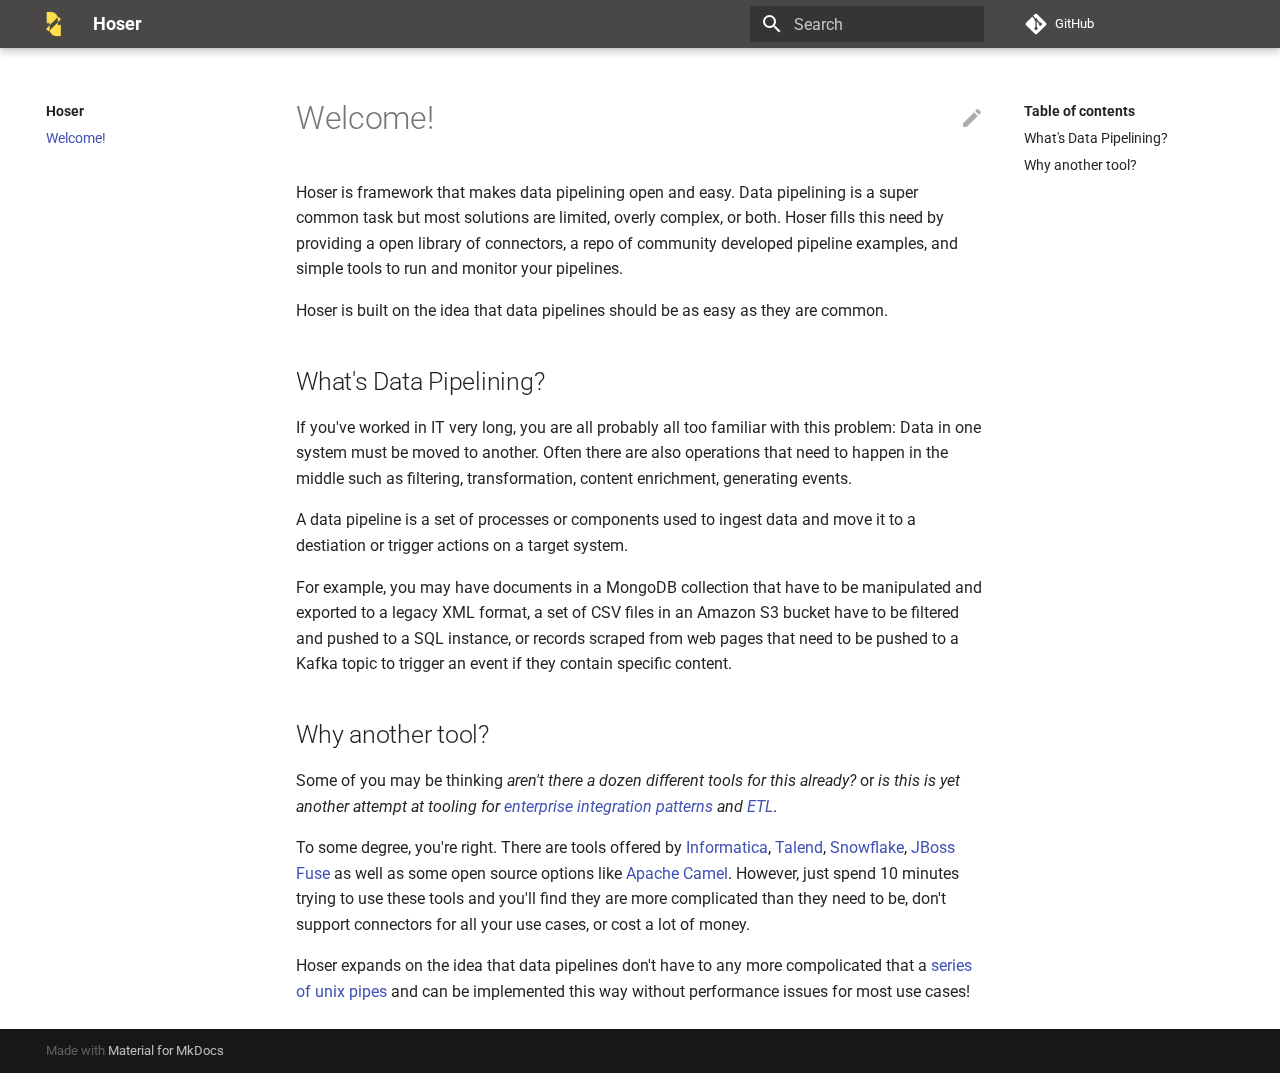
<file: index.html>
<!doctype html>
<html lang="en" class="no-js">
  <head>
    
      <meta charset="utf-8">
      <meta name="viewport" content="width=device-width,initial-scale=1">
      
      
      
      <link rel="icon" href="assets/images/favicon.png">
      <meta name="generator" content="mkdocs-1.3.1, mkdocs-material-8.3.9">
    
    
      
        <title>Hoser</title>
      
    
    
      <link rel="stylesheet" href="assets/stylesheets/main.1d29e8d0.min.css">
      
        
        <link rel="stylesheet" href="assets/stylesheets/palette.cbb835fc.min.css">
        
      
      
    
    
    
      
        
        
        <link rel="preconnect" href="https://fonts.gstatic.com" crossorigin>
        <link rel="stylesheet" href="https://fonts.googleapis.com/css?family=Roboto:300,300i,400,400i,700,700i%7CRoboto+Mono:400,400i,700,700i&display=fallback">
        <style>:root{--md-text-font:"Roboto";--md-code-font:"Roboto Mono"}</style>
      
    
    
      <link rel="stylesheet" href="stylesheets/extra.css">
    
    <script>__md_scope=new URL(".",location),__md_get=(e,_=localStorage,t=__md_scope)=>JSON.parse(_.getItem(t.pathname+"."+e)),__md_set=(e,_,t=localStorage,a=__md_scope)=>{try{t.setItem(a.pathname+"."+e,JSON.stringify(_))}catch(e){}}</script>
    
      

    
    
  </head>
  
  
    
    
    
    
    
    <body dir="ltr" data-md-color-scheme="" data-md-color-primary="none" data-md-color-accent="none">
  
    
    
    <input class="md-toggle" data-md-toggle="drawer" type="checkbox" id="__drawer" autocomplete="off">
    <input class="md-toggle" data-md-toggle="search" type="checkbox" id="__search" autocomplete="off">
    <label class="md-overlay" for="__drawer"></label>
    <div data-md-component="skip">
      
        
        <a href="#welcome" class="md-skip">
          Skip to content
        </a>
      
    </div>
    <div data-md-component="announce">
      
    </div>
    
    
      

<header class="md-header" data-md-component="header">
  <nav class="md-header__inner md-grid" aria-label="Header">
    <a href="." title="Hoser" class="md-header__button md-logo" aria-label="Hoser" data-md-component="logo">
      
  <img src="assets/logo.png" alt="logo">

    </a>
    <label class="md-header__button md-icon" for="__drawer">
      <svg xmlns="http://www.w3.org/2000/svg" viewBox="0 0 24 24"><path d="M3 6h18v2H3V6m0 5h18v2H3v-2m0 5h18v2H3v-2Z"/></svg>
    </label>
    <div class="md-header__title" data-md-component="header-title">
      <div class="md-header__ellipsis">
        <div class="md-header__topic">
          <span class="md-ellipsis">
            Hoser
          </span>
        </div>
        <div class="md-header__topic" data-md-component="header-topic">
          <span class="md-ellipsis">
            
              Welcome!
            
          </span>
        </div>
      </div>
    </div>
    
    
    
      <label class="md-header__button md-icon" for="__search">
        <svg xmlns="http://www.w3.org/2000/svg" viewBox="0 0 24 24"><path d="M9.5 3A6.5 6.5 0 0 1 16 9.5c0 1.61-.59 3.09-1.56 4.23l.27.27h.79l5 5-1.5 1.5-5-5v-.79l-.27-.27A6.516 6.516 0 0 1 9.5 16 6.5 6.5 0 0 1 3 9.5 6.5 6.5 0 0 1 9.5 3m0 2C7 5 5 7 5 9.5S7 14 9.5 14 14 12 14 9.5 12 5 9.5 5Z"/></svg>
      </label>
      <div class="md-search" data-md-component="search" role="dialog">
  <label class="md-search__overlay" for="__search"></label>
  <div class="md-search__inner" role="search">
    <form class="md-search__form" name="search">
      <input type="text" class="md-search__input" name="query" aria-label="Search" placeholder="Search" autocapitalize="off" autocorrect="off" autocomplete="off" spellcheck="false" data-md-component="search-query" required>
      <label class="md-search__icon md-icon" for="__search">
        <svg xmlns="http://www.w3.org/2000/svg" viewBox="0 0 24 24"><path d="M9.5 3A6.5 6.5 0 0 1 16 9.5c0 1.61-.59 3.09-1.56 4.23l.27.27h.79l5 5-1.5 1.5-5-5v-.79l-.27-.27A6.516 6.516 0 0 1 9.5 16 6.5 6.5 0 0 1 3 9.5 6.5 6.5 0 0 1 9.5 3m0 2C7 5 5 7 5 9.5S7 14 9.5 14 14 12 14 9.5 12 5 9.5 5Z"/></svg>
        <svg xmlns="http://www.w3.org/2000/svg" viewBox="0 0 24 24"><path d="M20 11v2H8l5.5 5.5-1.42 1.42L4.16 12l7.92-7.92L13.5 5.5 8 11h12Z"/></svg>
      </label>
      <nav class="md-search__options" aria-label="Search">
        
        <button type="reset" class="md-search__icon md-icon" aria-label="Clear" tabindex="-1">
          <svg xmlns="http://www.w3.org/2000/svg" viewBox="0 0 24 24"><path d="M19 6.41 17.59 5 12 10.59 6.41 5 5 6.41 10.59 12 5 17.59 6.41 19 12 13.41 17.59 19 19 17.59 13.41 12 19 6.41Z"/></svg>
        </button>
      </nav>
      
    </form>
    <div class="md-search__output">
      <div class="md-search__scrollwrap" data-md-scrollfix>
        <div class="md-search-result" data-md-component="search-result">
          <div class="md-search-result__meta">
            Initializing search
          </div>
          <ol class="md-search-result__list"></ol>
        </div>
      </div>
    </div>
  </div>
</div>
    
    
      <div class="md-header__source">
        <a href="https://github.com/masp/hoser-runtime" title="Go to repository" class="md-source" data-md-component="source">
  <div class="md-source__icon md-icon">
    
    <svg xmlns="http://www.w3.org/2000/svg" viewBox="0 0 448 512"><!--! Font Awesome Free 6.1.1 by @fontawesome - https://fontawesome.com License - https://fontawesome.com/license/free (Icons: CC BY 4.0, Fonts: SIL OFL 1.1, Code: MIT License) Copyright 2022 Fonticons, Inc.--><path d="M439.55 236.05 244 40.45a28.87 28.87 0 0 0-40.81 0l-40.66 40.63 51.52 51.52c27.06-9.14 52.68 16.77 43.39 43.68l49.66 49.66c34.23-11.8 61.18 31 35.47 56.69-26.49 26.49-70.21-2.87-56-37.34L240.22 199v121.85c25.3 12.54 22.26 41.85 9.08 55a34.34 34.34 0 0 1-48.55 0c-17.57-17.6-11.07-46.91 11.25-56v-123c-20.8-8.51-24.6-30.74-18.64-45L142.57 101 8.45 235.14a28.86 28.86 0 0 0 0 40.81l195.61 195.6a28.86 28.86 0 0 0 40.8 0l194.69-194.69a28.86 28.86 0 0 0 0-40.81z"/></svg>
  </div>
  <div class="md-source__repository">
    GitHub
  </div>
</a>
      </div>
    
  </nav>
  
</header>
    
    <div class="md-container" data-md-component="container">
      
      
        
          
        
      
      <main class="md-main" data-md-component="main">
        <div class="md-main__inner md-grid">
          
            
              
              <div class="md-sidebar md-sidebar--primary" data-md-component="sidebar" data-md-type="navigation" >
                <div class="md-sidebar__scrollwrap">
                  <div class="md-sidebar__inner">
                    


<nav class="md-nav md-nav--primary" aria-label="Navigation" data-md-level="0">
  <label class="md-nav__title" for="__drawer">
    <a href="." title="Hoser" class="md-nav__button md-logo" aria-label="Hoser" data-md-component="logo">
      
  <img src="assets/logo.png" alt="logo">

    </a>
    Hoser
  </label>
  
    <div class="md-nav__source">
      <a href="https://github.com/masp/hoser-runtime" title="Go to repository" class="md-source" data-md-component="source">
  <div class="md-source__icon md-icon">
    
    <svg xmlns="http://www.w3.org/2000/svg" viewBox="0 0 448 512"><!--! Font Awesome Free 6.1.1 by @fontawesome - https://fontawesome.com License - https://fontawesome.com/license/free (Icons: CC BY 4.0, Fonts: SIL OFL 1.1, Code: MIT License) Copyright 2022 Fonticons, Inc.--><path d="M439.55 236.05 244 40.45a28.87 28.87 0 0 0-40.81 0l-40.66 40.63 51.52 51.52c27.06-9.14 52.68 16.77 43.39 43.68l49.66 49.66c34.23-11.8 61.18 31 35.47 56.69-26.49 26.49-70.21-2.87-56-37.34L240.22 199v121.85c25.3 12.54 22.26 41.85 9.08 55a34.34 34.34 0 0 1-48.55 0c-17.57-17.6-11.07-46.91 11.25-56v-123c-20.8-8.51-24.6-30.74-18.64-45L142.57 101 8.45 235.14a28.86 28.86 0 0 0 0 40.81l195.61 195.6a28.86 28.86 0 0 0 40.8 0l194.69-194.69a28.86 28.86 0 0 0 0-40.81z"/></svg>
  </div>
  <div class="md-source__repository">
    GitHub
  </div>
</a>
    </div>
  
  <ul class="md-nav__list" data-md-scrollfix>
    
      
      
      

  
  
    
  
  
    <li class="md-nav__item md-nav__item--active">
      
      <input class="md-nav__toggle md-toggle" data-md-toggle="toc" type="checkbox" id="__toc">
      
      
        
      
      
        <label class="md-nav__link md-nav__link--active" for="__toc">
          Welcome!
          <span class="md-nav__icon md-icon"></span>
        </label>
      
      <a href="." class="md-nav__link md-nav__link--active">
        Welcome!
      </a>
      
        

<nav class="md-nav md-nav--secondary" aria-label="Table of contents">
  
  
  
    
  
  
    <label class="md-nav__title" for="__toc">
      <span class="md-nav__icon md-icon"></span>
      Table of contents
    </label>
    <ul class="md-nav__list" data-md-component="toc" data-md-scrollfix>
      
        <li class="md-nav__item">
  <a href="#whats-data-pipelining" class="md-nav__link">
    What's Data Pipelining?
  </a>
  
</li>
      
        <li class="md-nav__item">
  <a href="#why-another-tool" class="md-nav__link">
    Why another tool?
  </a>
  
</li>
      
    </ul>
  
</nav>
      
    </li>
  

    
  </ul>
</nav>
                  </div>
                </div>
              </div>
            
            
              
              <div class="md-sidebar md-sidebar--secondary" data-md-component="sidebar" data-md-type="toc" >
                <div class="md-sidebar__scrollwrap">
                  <div class="md-sidebar__inner">
                    

<nav class="md-nav md-nav--secondary" aria-label="Table of contents">
  
  
  
    
  
  
    <label class="md-nav__title" for="__toc">
      <span class="md-nav__icon md-icon"></span>
      Table of contents
    </label>
    <ul class="md-nav__list" data-md-component="toc" data-md-scrollfix>
      
        <li class="md-nav__item">
  <a href="#whats-data-pipelining" class="md-nav__link">
    What's Data Pipelining?
  </a>
  
</li>
      
        <li class="md-nav__item">
  <a href="#why-another-tool" class="md-nav__link">
    Why another tool?
  </a>
  
</li>
      
    </ul>
  
</nav>
                  </div>
                </div>
              </div>
            
          
          <div class="md-content" data-md-component="content">
            <article class="md-content__inner md-typeset">
              
                
  <a href="https://github.com/masp/hoser-runtime/edit/master/docs/index.md" title="Edit this page" class="md-content__button md-icon">
    <svg xmlns="http://www.w3.org/2000/svg" viewBox="0 0 24 24"><path d="M20.71 7.04c.39-.39.39-1.04 0-1.41l-2.34-2.34c-.37-.39-1.02-.39-1.41 0l-1.84 1.83 3.75 3.75M3 17.25V21h3.75L17.81 9.93l-3.75-3.75L3 17.25Z"/></svg>
  </a>



<h1 id="welcome">Welcome!</h1>
<p>Hoser is framework that makes data pipelining open and easy. Data pipelining is a super common task but most solutions are limited, overly complex, or both. Hoser fills this need by providing a open library of connectors, a repo of community developed  pipeline examples, and simple tools to run and monitor your pipelines.</p>
<p>Hoser is built on the idea that data pipelines should be as easy as they are common. </p>
<h2 id="whats-data-pipelining">What's Data Pipelining?</h2>
<p>If you've worked in IT very long, you are all probably all too familiar with this problem: Data in one system must be moved to another. Often there are also operations that need to happen in the middle such as filtering, transformation, content enrichment, generating events.</p>
<p>A data pipeline is a set of processes or components used to ingest data and move it to a destiation or trigger actions on a target system.</p>
<p>For example, you may have documents in a MongoDB collection that have to be manipulated and exported to a legacy XML format, a set of CSV files in an Amazon S3 bucket have to be filtered and pushed to a SQL instance, or records scraped from web pages that need to be pushed to a Kafka topic to trigger an event if they contain specific content.</p>
<h2 id="why-another-tool">Why another tool?</h2>
<p>Some of you may be thinking <em>aren't there a dozen different tools for this already?</em> or <em>is this is yet another attempt at tooling for <a href="https://www.enterpriseintegrationpatterns.com/">enterprise integration patterns</a> and <a href="https://www.informatica.com/resources/articles/what-is-etl.html">ETL</a></em>. </p>
<p>To some degree, you're right. There are tools offered by <a href="https://www.informatica.com/">Informatica</a>, <a href="https://www.talend.com/">Talend</a>, <a href="https://www.snowflake.com/">Snowflake</a>, <a href="https://access.redhat.com/documentation/en-us/red_hat_jboss_fuse/6.2.1/html/getting_started/index">JBoss Fuse</a> as well as some open source options like <a href="https://camel.apache.org/">Apache Camel</a>. However, just spend 10 minutes trying to use these tools and you'll find they are more complicated than they need to be, don't support  connectors for all your use cases, or cost a lot of money.</p>
<p>Hoser expands on the idea that data pipelines don't have to any more compolicated that a <a href="https://adamdrake.com/command-line-tools-can-be-235x-faster-than-your-hadoop-cluster.html">series of unix pipes</a> and can be implemented this way without performance issues for most use cases!</p>

              
            </article>
            
          </div>
        </div>
        
      </main>
      
        <footer class="md-footer">
  
  <div class="md-footer-meta md-typeset">
    <div class="md-footer-meta__inner md-grid">
      <div class="md-copyright">
  
  
    Made with
    <a href="https://squidfunk.github.io/mkdocs-material/" target="_blank" rel="noopener">
      Material for MkDocs
    </a>
  
</div>
      
    </div>
  </div>
</footer>
      
    </div>
    <div class="md-dialog" data-md-component="dialog">
      <div class="md-dialog__inner md-typeset"></div>
    </div>
    <script id="__config" type="application/json">{"base": ".", "features": [], "search": "assets/javascripts/workers/search.b97dbffb.min.js", "translations": {"clipboard.copied": "Copied to clipboard", "clipboard.copy": "Copy to clipboard", "search.config.lang": "en", "search.config.pipeline": "trimmer, stopWordFilter", "search.config.separator": "[\\s\\-]+", "search.placeholder": "Search", "search.result.more.one": "1 more on this page", "search.result.more.other": "# more on this page", "search.result.none": "No matching documents", "search.result.one": "1 matching document", "search.result.other": "# matching documents", "search.result.placeholder": "Type to start searching", "search.result.term.missing": "Missing", "select.version.title": "Select version"}}</script>
    
    
      <script src="assets/javascripts/bundle.6c7ad80a.min.js"></script>
      
    
  </body>
</html>
</file>
<file: stylesheets/extra.css>
:root > * {
    --md-primary-fg-color:        #494847;
    --md-primary-fg-color--light: #BFBDB9;
    --md-primary-fg-color--dark:  #8F5C38;
  }
</file>
<file: assets/stylesheets/main.1d29e8d0.min.css>
@charset "UTF-8";html{-webkit-text-size-adjust:none;-moz-text-size-adjust:none;-ms-text-size-adjust:none;text-size-adjust:none;box-sizing:border-box}*,:after,:before{box-sizing:inherit}@media (prefers-reduced-motion){*,:after,:before{transition:none!important}}body{margin:0}a,button,input,label{-webkit-tap-highlight-color:transparent}a{color:inherit;text-decoration:none}hr{border:0;box-sizing:initial;display:block;height:.05rem;overflow:visible;padding:0}small{font-size:80%}sub,sup{line-height:1em}img{border-style:none}table{border-collapse:initial;border-spacing:0}td,th{font-weight:400;vertical-align:top}button{background:transparent;border:0;font-family:inherit;font-size:inherit;margin:0;padding:0}input{border:0;outline:none}:root,[data-md-color-scheme=default]{--md-default-fg-color:rgba(0,0,0,.87);--md-default-fg-color--light:rgba(0,0,0,.54);--md-default-fg-color--lighter:rgba(0,0,0,.32);--md-default-fg-color--lightest:rgba(0,0,0,.07);--md-default-bg-color:#fff;--md-default-bg-color--light:hsla(0,0%,100%,.7);--md-default-bg-color--lighter:hsla(0,0%,100%,.3);--md-default-bg-color--lightest:hsla(0,0%,100%,.12);--md-primary-fg-color:#4051b5;--md-primary-fg-color--light:#5d6cc0;--md-primary-fg-color--dark:#303fa1;--md-primary-bg-color:#fff;--md-primary-bg-color--light:hsla(0,0%,100%,.7);--md-accent-fg-color:#526cfe;--md-accent-fg-color--transparent:rgba(82,108,254,.1);--md-accent-bg-color:#fff;--md-accent-bg-color--light:hsla(0,0%,100%,.7);--md-code-fg-color:#36464e;--md-code-bg-color:#f5f5f5;--md-code-hl-color:rgba(255,255,0,.5);--md-code-hl-number-color:#d52a2a;--md-code-hl-special-color:#db1457;--md-code-hl-function-color:#a846b9;--md-code-hl-constant-color:#6e59d9;--md-code-hl-keyword-color:#3f6ec6;--md-code-hl-string-color:#1c7d4d;--md-code-hl-name-color:var(--md-code-fg-color);--md-code-hl-operator-color:var(--md-default-fg-color--light);--md-code-hl-punctuation-color:var(--md-default-fg-color--light);--md-code-hl-comment-color:var(--md-default-fg-color--light);--md-code-hl-generic-color:var(--md-default-fg-color--light);--md-code-hl-variable-color:var(--md-default-fg-color--light);--md-typeset-color:var(--md-default-fg-color);--md-typeset-a-color:var(--md-primary-fg-color);--md-typeset-mark-color:rgba(255,255,0,.5);--md-typeset-del-color:rgba(245,80,61,.15);--md-typeset-ins-color:rgba(11,213,112,.15);--md-typeset-kbd-color:#fafafa;--md-typeset-kbd-accent-color:#fff;--md-typeset-kbd-border-color:#b8b8b8;--md-typeset-table-color:rgba(0,0,0,.12);--md-admonition-fg-color:var(--md-default-fg-color);--md-admonition-bg-color:var(--md-default-bg-color);--md-footer-fg-color:#fff;--md-footer-fg-color--light:hsla(0,0%,100%,.7);--md-footer-fg-color--lighter:hsla(0,0%,100%,.3);--md-footer-bg-color:rgba(0,0,0,.87);--md-footer-bg-color--dark:rgba(0,0,0,.32);--md-shadow-z1:0 0.2rem 0.5rem rgba(0,0,0,.05),0 0 0.05rem rgba(0,0,0,.1);--md-shadow-z2:0 0.2rem 0.5rem rgba(0,0,0,.1),0 0 0.05rem rgba(0,0,0,.25);--md-shadow-z3:0 0.2rem 0.5rem rgba(0,0,0,.2),0 0 0.05rem rgba(0,0,0,.35)}.md-icon svg{fill:currentcolor;display:block;height:1.2rem;width:1.2rem}body{-webkit-font-smoothing:antialiased;-moz-osx-font-smoothing:grayscale;--md-text-font-family:var(--md-text-font,_),-apple-system,BlinkMacSystemFont,Helvetica,Arial,sans-serif;--md-code-font-family:var(--md-code-font,_),SFMono-Regular,Consolas,Menlo,monospace}body,input{font-feature-settings:"kern","liga";font-family:var(--md-text-font-family)}body,code,input,kbd,pre{color:var(--md-typeset-color)}code,kbd,pre{font-feature-settings:"kern";font-family:var(--md-code-font-family)}:root{--md-typeset-table-sort-icon:url('data:image/svg+xml;charset=utf-8,<svg xmlns="http://www.w3.org/2000/svg" viewBox="0 0 24 24"><path d="m18 21-4-4h3V7h-3l4-4 4 4h-3v10h3M2 19v-2h10v2M2 13v-2h7v2M2 7V5h4v2H2Z"/></svg>');--md-typeset-table-sort-icon--asc:url('data:image/svg+xml;charset=utf-8,<svg xmlns="http://www.w3.org/2000/svg" viewBox="0 0 24 24"><path d="M19 17h3l-4 4-4-4h3V3h2M2 17h10v2H2M6 5v2H2V5m0 6h7v2H2v-2Z"/></svg>');--md-typeset-table-sort-icon--desc:url('data:image/svg+xml;charset=utf-8,<svg xmlns="http://www.w3.org/2000/svg" viewBox="0 0 24 24"><path d="M19 7h3l-4-4-4 4h3v14h2M2 17h10v2H2M6 5v2H2V5m0 6h7v2H2v-2Z"/></svg>')}.md-typeset{-webkit-print-color-adjust:exact;color-adjust:exact;font-size:.8rem;line-height:1.6}@media print{.md-typeset{font-size:.68rem}}.md-typeset blockquote,.md-typeset dl,.md-typeset figure,.md-typeset ol,.md-typeset pre,.md-typeset ul{margin-bottom:1em;margin-top:1em}.md-typeset h1{color:var(--md-default-fg-color--light);font-size:2em;line-height:1.3;margin:0 0 1.25em}.md-typeset h1,.md-typeset h2{font-weight:300;letter-spacing:-.01em}.md-typeset h2{font-size:1.5625em;line-height:1.4;margin:1.6em 0 .64em}.md-typeset h3{font-size:1.25em;font-weight:400;letter-spacing:-.01em;line-height:1.5;margin:1.6em 0 .8em}.md-typeset h2+h3{margin-top:.8em}.md-typeset h4{font-weight:700;letter-spacing:-.01em;margin:1em 0}.md-typeset h5,.md-typeset h6{color:var(--md-default-fg-color--light);font-size:.8em;font-weight:700;letter-spacing:-.01em;margin:1.25em 0}.md-typeset h5{text-transform:uppercase}.md-typeset hr{border-bottom:.05rem solid var(--md-default-fg-color--lightest);display:flow-root;margin:1.5em 0}.md-typeset a{color:var(--md-typeset-a-color);word-break:break-word}.md-typeset a,.md-typeset a:before{transition:color 125ms}.md-typeset a:focus,.md-typeset a:hover{color:var(--md-accent-fg-color)}.md-typeset a:focus code,.md-typeset a:hover code{background-color:var(--md-accent-fg-color--transparent)}.md-typeset a code{color:currentcolor;transition:background-color 125ms}.md-typeset a.focus-visible{outline-color:var(--md-accent-fg-color);outline-offset:.2rem}.md-typeset code,.md-typeset kbd,.md-typeset pre{color:var(--md-code-fg-color);direction:ltr}@media print{.md-typeset code,.md-typeset kbd,.md-typeset pre{white-space:pre-wrap}}.md-typeset code{background-color:var(--md-code-bg-color);border-radius:.1rem;-webkit-box-decoration-break:clone;box-decoration-break:clone;font-size:.85em;padding:0 .2941176471em;word-break:break-word}.md-typeset code:not(.focus-visible){-webkit-tap-highlight-color:transparent;outline:none}.md-typeset pre{display:flow-root;line-height:1.4;position:relative}.md-typeset pre>code{-webkit-box-decoration-break:slice;box-decoration-break:slice;box-shadow:none;display:block;margin:0;outline-color:var(--md-accent-fg-color);overflow:auto;padding:.7720588235em 1.1764705882em;scrollbar-color:var(--md-default-fg-color--lighter) transparent;scrollbar-width:thin;touch-action:auto;word-break:normal}.md-typeset pre>code:hover{scrollbar-color:var(--md-accent-fg-color) transparent}.md-typeset pre>code::-webkit-scrollbar{height:.2rem;width:.2rem}.md-typeset pre>code::-webkit-scrollbar-thumb{background-color:var(--md-default-fg-color--lighter)}.md-typeset pre>code::-webkit-scrollbar-thumb:hover{background-color:var(--md-accent-fg-color)}.md-typeset kbd{background-color:var(--md-typeset-kbd-color);border-radius:.1rem;box-shadow:0 .1rem 0 .05rem var(--md-typeset-kbd-border-color),0 .1rem 0 var(--md-typeset-kbd-border-color),0 -.1rem .2rem var(--md-typeset-kbd-accent-color) inset;color:var(--md-default-fg-color);display:inline-block;font-size:.75em;padding:0 .6666666667em;vertical-align:text-top;word-break:break-word}.md-typeset mark{background-color:var(--md-typeset-mark-color);-webkit-box-decoration-break:clone;box-decoration-break:clone;color:inherit;word-break:break-word}.md-typeset abbr{border-bottom:.05rem dotted var(--md-default-fg-color--light);cursor:help;text-decoration:none}@media (hover:none){.md-typeset abbr{position:relative}.md-typeset abbr[title]:-webkit-any(:focus,:hover):after{background-color:var(--md-default-fg-color);border-radius:.1rem;box-shadow:var(--md-shadow-z3);color:var(--md-default-bg-color);content:attr(title);display:inline-block;font-size:.7rem;margin-top:2em;max-width:80%;min-width:-webkit-max-content;min-width:max-content;padding:.2rem .3rem;position:absolute;width:auto}.md-typeset abbr[title]:-moz-any(:focus,:hover):after{background-color:var(--md-default-fg-color);border-radius:.1rem;box-shadow:var(--md-shadow-z3);color:var(--md-default-bg-color);content:attr(title);display:inline-block;font-size:.7rem;margin-top:2em;max-width:80%;min-width:-moz-max-content;min-width:max-content;padding:.2rem .3rem;position:absolute;width:auto}[dir=ltr] .md-typeset abbr[title]:-webkit-any(:focus,:hover):after{left:0}[dir=ltr] .md-typeset abbr[title]:-moz-any(:focus,:hover):after{left:0}[dir=ltr] .md-typeset abbr[title]:is(:focus,:hover):after{left:0}[dir=rtl] .md-typeset abbr[title]:-webkit-any(:focus,:hover):after{right:0}[dir=rtl] .md-typeset abbr[title]:-moz-any(:focus,:hover):after{right:0}[dir=rtl] .md-typeset abbr[title]:is(:focus,:hover):after{right:0}.md-typeset abbr[title]:is(:focus,:hover):after{background-color:var(--md-default-fg-color);border-radius:.1rem;box-shadow:var(--md-shadow-z3);color:var(--md-default-bg-color);content:attr(title);display:inline-block;font-size:.7rem;margin-top:2em;max-width:80%;min-width:-webkit-max-content;min-width:-moz-max-content;min-width:max-content;padding:.2rem .3rem;position:absolute;width:auto}}.md-typeset small{opacity:.75}[dir=ltr] .md-typeset sub,[dir=ltr] .md-typeset sup{margin-left:.078125em}[dir=rtl] .md-typeset sub,[dir=rtl] .md-typeset sup{margin-right:.078125em}[dir=ltr] .md-typeset blockquote{padding-left:.6rem}[dir=rtl] .md-typeset blockquote{padding-right:.6rem}[dir=ltr] .md-typeset blockquote{border-left:.2rem solid var(--md-default-fg-color--lighter)}[dir=rtl] .md-typeset blockquote{border-right:.2rem solid var(--md-default-fg-color--lighter)}.md-typeset blockquote{color:var(--md-default-fg-color--light);margin-left:0;margin-right:0}.md-typeset ul{list-style-type:disc}[dir=ltr] .md-typeset ol,[dir=ltr] .md-typeset ul{margin-left:.625em}[dir=rtl] .md-typeset ol,[dir=rtl] .md-typeset ul{margin-right:.625em}.md-typeset ol,.md-typeset ul{padding:0}.md-typeset ol:not([hidden]),.md-typeset ul:not([hidden]){display:flow-root}.md-typeset ol ol,.md-typeset ul ol{list-style-type:lower-alpha}.md-typeset ol ol ol,.md-typeset ul ol ol{list-style-type:lower-roman}[dir=ltr] .md-typeset ol li,[dir=ltr] .md-typeset ul li{margin-left:1.25em}[dir=rtl] .md-typeset ol li,[dir=rtl] .md-typeset ul li{margin-right:1.25em}.md-typeset ol li,.md-typeset ul li{margin-bottom:.5em}.md-typeset ol li blockquote,.md-typeset ol li p,.md-typeset ul li blockquote,.md-typeset ul li p{margin:.5em 0}.md-typeset ol li:last-child,.md-typeset ul li:last-child{margin-bottom:0}.md-typeset ol li :-webkit-any(ul,ol),.md-typeset ul li :-webkit-any(ul,ol){margin-bottom:.5em;margin-top:.5em}.md-typeset ol li :-moz-any(ul,ol),.md-typeset ul li :-moz-any(ul,ol){margin-bottom:.5em;margin-top:.5em}[dir=ltr] .md-typeset ol li :-webkit-any(ul,ol),[dir=ltr] .md-typeset ul li :-webkit-any(ul,ol){margin-left:.625em}[dir=ltr] .md-typeset ol li :-moz-any(ul,ol),[dir=ltr] .md-typeset ul li :-moz-any(ul,ol){margin-left:.625em}[dir=ltr] .md-typeset ol li :is(ul,ol),[dir=ltr] .md-typeset ul li :is(ul,ol){margin-left:.625em}[dir=rtl] .md-typeset ol li :-webkit-any(ul,ol),[dir=rtl] .md-typeset ul li :-webkit-any(ul,ol){margin-right:.625em}[dir=rtl] .md-typeset ol li :-moz-any(ul,ol),[dir=rtl] .md-typeset ul li :-moz-any(ul,ol){margin-right:.625em}[dir=rtl] .md-typeset ol li :is(ul,ol),[dir=rtl] .md-typeset ul li :is(ul,ol){margin-right:.625em}.md-typeset ol li :is(ul,ol),.md-typeset ul li :is(ul,ol){margin-bottom:.5em;margin-top:.5em}[dir=ltr] .md-typeset dd{margin-left:1.875em}[dir=rtl] .md-typeset dd{margin-right:1.875em}.md-typeset dd{margin-bottom:1.5em;margin-top:1em}.md-typeset img,.md-typeset svg,.md-typeset video{height:auto;max-width:100%}.md-typeset img[align=left]{margin:1em 1em 1em 0}.md-typeset img[align=right]{margin:1em 0 1em 1em}.md-typeset img[align]:only-child{margin-top:0}.md-typeset img[src$="#gh-dark-mode-only"],.md-typeset img[src$="#only-dark"]{display:none}.md-typeset figure{display:flow-root;margin:1em auto;max-width:100%;text-align:center;width:-webkit-fit-content;width:-moz-fit-content;width:fit-content}.md-typeset figure img{display:block}.md-typeset figcaption{font-style:italic;margin:1em auto;max-width:24rem}.md-typeset iframe{max-width:100%}.md-typeset table:not([class]){background-color:var(--md-default-bg-color);border:.05rem solid var(--md-typeset-table-color);border-radius:.1rem;display:inline-block;font-size:.64rem;max-width:100%;overflow:auto;touch-action:auto}@media print{.md-typeset table:not([class]){display:table}}.md-typeset table:not([class])+*{margin-top:1.5em}.md-typeset table:not([class]) :-webkit-any(th,td)>:first-child{margin-top:0}.md-typeset table:not([class]) :-moz-any(th,td)>:first-child{margin-top:0}.md-typeset table:not([class]) :is(th,td)>:first-child{margin-top:0}.md-typeset table:not([class]) :-webkit-any(th,td)>:last-child{margin-bottom:0}.md-typeset table:not([class]) :-moz-any(th,td)>:last-child{margin-bottom:0}.md-typeset table:not([class]) :is(th,td)>:last-child{margin-bottom:0}.md-typeset table:not([class]) :-webkit-any(th,td):not([align]){text-align:left}.md-typeset table:not([class]) :-moz-any(th,td):not([align]){text-align:left}.md-typeset table:not([class]) :is(th,td):not([align]){text-align:left}[dir=rtl] .md-typeset table:not([class]) :-webkit-any(th,td):not([align]){text-align:right}[dir=rtl] .md-typeset table:not([class]) :-moz-any(th,td):not([align]){text-align:right}[dir=rtl] .md-typeset table:not([class]) :is(th,td):not([align]){text-align:right}.md-typeset table:not([class]) th{font-weight:700;min-width:5rem;padding:.9375em 1.25em;vertical-align:top}.md-typeset table:not([class]) th a{color:inherit}.md-typeset table:not([class]) td{border-top:.05rem solid var(--md-typeset-table-color);padding:.9375em 1.25em;vertical-align:top}.md-typeset table:not([class]) tbody tr{transition:background-color 125ms}.md-typeset table:not([class]) tbody tr:hover{background-color:rgba(0,0,0,.035);box-shadow:0 .05rem 0 var(--md-default-bg-color) inset}.md-typeset table:not([class]) a{word-break:normal}.md-typeset table th[role=columnheader]{cursor:pointer}[dir=ltr] .md-typeset table th[role=columnheader]:after{margin-left:.5em}[dir=rtl] .md-typeset table th[role=columnheader]:after{margin-right:.5em}.md-typeset table th[role=columnheader]:after{content:"";display:inline-block;height:1.2em;-webkit-mask-image:var(--md-typeset-table-sort-icon);mask-image:var(--md-typeset-table-sort-icon);-webkit-mask-repeat:no-repeat;mask-repeat:no-repeat;-webkit-mask-size:contain;mask-size:contain;transition:background-color 125ms;vertical-align:text-bottom;width:1.2em}.md-typeset table th[role=columnheader]:hover:after{background-color:var(--md-default-fg-color--lighter)}.md-typeset table th[role=columnheader][aria-sort=ascending]:after{background-color:var(--md-default-fg-color--light);-webkit-mask-image:var(--md-typeset-table-sort-icon--asc);mask-image:var(--md-typeset-table-sort-icon--asc)}.md-typeset table th[role=columnheader][aria-sort=descending]:after{background-color:var(--md-default-fg-color--light);-webkit-mask-image:var(--md-typeset-table-sort-icon--desc);mask-image:var(--md-typeset-table-sort-icon--desc)}.md-typeset__scrollwrap{margin:1em -.8rem;overflow-x:auto;touch-action:auto}.md-typeset__table{display:inline-block;margin-bottom:.5em;padding:0 .8rem}@media print{.md-typeset__table{display:block}}html .md-typeset__table table{display:table;margin:0;overflow:hidden;width:100%}@media screen and (max-width:44.9375em){.md-content__inner>pre{margin:1em -.8rem}.md-content__inner>pre code{border-radius:0}}.md-banner{background-color:var(--md-footer-bg-color);color:var(--md-footer-fg-color);overflow:auto}@media print{.md-banner{display:none}}.md-banner--warning{background:var(--md-typeset-mark-color);color:var(--md-default-fg-color)}.md-banner__inner{font-size:.7rem;margin:.6rem auto;padding:0 .8rem}html{font-size:125%;height:100%;overflow-x:hidden}@media screen and (min-width:100em){html{font-size:137.5%}}@media screen and (min-width:125em){html{font-size:150%}}body{background-color:var(--md-default-bg-color);display:flex;flex-direction:column;font-size:.5rem;min-height:100%;position:relative;width:100%}@media print{body{display:block}}@media screen and (max-width:59.9375em){body[data-md-scrolllock]{position:fixed}}.md-grid{margin-left:auto;margin-right:auto;max-width:61rem}.md-container{display:flex;flex-direction:column;flex-grow:1}@media print{.md-container{display:block}}.md-main{flex-grow:1}.md-main__inner{display:flex;height:100%;margin-top:1.5rem}.md-ellipsis{overflow:hidden;text-overflow:ellipsis;white-space:nowrap}.md-toggle{display:none}.md-option{height:0;opacity:0;position:absolute;width:0}.md-option:checked+label:not([hidden]){display:block}.md-option.focus-visible+label{outline-color:var(--md-accent-fg-color);outline-style:auto}.md-skip{background-color:var(--md-default-fg-color);border-radius:.1rem;color:var(--md-default-bg-color);font-size:.64rem;margin:.5rem;opacity:0;outline-color:var(--md-accent-fg-color);padding:.3rem .5rem;position:fixed;transform:translateY(.4rem);z-index:-1}.md-skip:focus{opacity:1;transform:translateY(0);transition:transform .25s cubic-bezier(.4,0,.2,1),opacity 175ms 75ms;z-index:10}@page{margin:25mm}:root{--md-clipboard-icon:url('data:image/svg+xml;charset=utf-8,<svg xmlns="http://www.w3.org/2000/svg" viewBox="0 0 24 24"><path d="M19 21H8V7h11m0-2H8a2 2 0 0 0-2 2v14a2 2 0 0 0 2 2h11a2 2 0 0 0 2-2V7a2 2 0 0 0-2-2m-3-4H4a2 2 0 0 0-2 2v14h2V3h12V1Z"/></svg>')}.md-clipboard{border-radius:.1rem;color:var(--md-default-fg-color--lightest);cursor:pointer;height:1.5em;outline-color:var(--md-accent-fg-color);outline-offset:.1rem;position:absolute;right:.5em;top:.5em;transition:color .25s;width:1.5em;z-index:1}@media print{.md-clipboard{display:none}}.md-clipboard:not(.focus-visible){-webkit-tap-highlight-color:transparent;outline:none}:hover>.md-clipboard{color:var(--md-default-fg-color--light)}.md-clipboard:-webkit-any(:focus,:hover){color:var(--md-accent-fg-color)}.md-clipboard:-moz-any(:focus,:hover){color:var(--md-accent-fg-color)}.md-clipboard:is(:focus,:hover){color:var(--md-accent-fg-color)}.md-clipboard:after{background-color:currentcolor;content:"";display:block;height:1.125em;margin:0 auto;-webkit-mask-image:var(--md-clipboard-icon);mask-image:var(--md-clipboard-icon);-webkit-mask-repeat:no-repeat;mask-repeat:no-repeat;-webkit-mask-size:contain;mask-size:contain;width:1.125em}.md-clipboard--inline{cursor:pointer}.md-clipboard--inline code{transition:color .25s,background-color .25s}.md-clipboard--inline:-webkit-any(:focus,:hover) code{background-color:var(--md-accent-fg-color--transparent);color:var(--md-accent-fg-color)}.md-clipboard--inline:-moz-any(:focus,:hover) code{background-color:var(--md-accent-fg-color--transparent);color:var(--md-accent-fg-color)}.md-clipboard--inline:is(:focus,:hover) code{background-color:var(--md-accent-fg-color--transparent);color:var(--md-accent-fg-color)}.md-content{flex-grow:1;min-width:0}.md-content__inner{margin:0 .8rem 1.2rem;padding-top:.6rem}@media screen and (min-width:76.25em){[dir=ltr] .md-sidebar--primary:not([hidden])~.md-content>.md-content__inner{margin-left:1.2rem}[dir=ltr] .md-sidebar--secondary:not([hidden])~.md-content>.md-content__inner,[dir=rtl] .md-sidebar--primary:not([hidden])~.md-content>.md-content__inner{margin-right:1.2rem}[dir=rtl] .md-sidebar--secondary:not([hidden])~.md-content>.md-content__inner{margin-left:1.2rem}}.md-content__inner:before{content:"";display:block;height:.4rem}.md-content__inner>:last-child{margin-bottom:0}[dir=ltr] .md-content__button{margin-left:.4rem}[dir=rtl] .md-content__button{margin-right:.4rem}.md-content__button{float:right;margin:.4rem 0;padding:0}@media print{.md-content__button{display:none}}[dir=rtl] .md-content__button{float:left}.md-typeset .md-content__button{color:var(--md-default-fg-color--lighter)}.md-content__button svg{display:inline;vertical-align:top}[dir=rtl] .md-content__button svg{transform:scaleX(-1)}[dir=ltr] .md-dialog{right:.8rem}[dir=rtl] .md-dialog{left:.8rem}.md-dialog{background-color:var(--md-default-fg-color);border-radius:.1rem;bottom:.8rem;box-shadow:var(--md-shadow-z3);min-width:11.1rem;opacity:0;padding:.4rem .6rem;pointer-events:none;position:fixed;transform:translateY(100%);transition:transform 0ms .4s,opacity .4s;z-index:4}@media print{.md-dialog{display:none}}.md-dialog--active{opacity:1;pointer-events:auto;transform:translateY(0);transition:transform .4s cubic-bezier(.075,.85,.175,1),opacity .4s}.md-dialog__inner{color:var(--md-default-bg-color);font-size:.7rem}.md-footer{background-color:var(--md-footer-bg-color);color:var(--md-footer-fg-color)}@media print{.md-footer{display:none}}.md-footer__inner{justify-content:space-between;overflow:auto;padding:.2rem}.md-footer__inner:not([hidden]){display:flex}.md-footer__link{display:flex;flex-grow:0.01;outline-color:var(--md-accent-fg-color);overflow:hidden;padding-bottom:.4rem;padding-top:1.4rem;transition:opacity .25s}.md-footer__link:-webkit-any(:focus,:hover){opacity:.7}.md-footer__link:-moz-any(:focus,:hover){opacity:.7}.md-footer__link:is(:focus,:hover){opacity:.7}[dir=rtl] .md-footer__link svg{transform:scaleX(-1)}@media screen and (max-width:44.9375em){.md-footer__link--prev .md-footer__title{display:none}}[dir=ltr] .md-footer__link--next{margin-left:auto}[dir=rtl] .md-footer__link--next{margin-right:auto}.md-footer__link--next{text-align:right}[dir=rtl] .md-footer__link--next{text-align:left}.md-footer__title{flex-grow:1;font-size:.9rem;line-height:2.4rem;max-width:calc(100% - 2.4rem);padding:0 1rem;position:relative;white-space:nowrap}.md-footer__button{margin:.2rem;padding:.4rem}.md-footer__direction{font-size:.64rem;left:0;margin-top:-1rem;opacity:.7;padding:0 1rem;position:absolute;right:0}.md-footer-meta{background-color:var(--md-footer-bg-color--dark)}.md-footer-meta__inner{display:flex;flex-wrap:wrap;justify-content:space-between;padding:.2rem}html .md-footer-meta.md-typeset a{color:var(--md-footer-fg-color--light)}html .md-footer-meta.md-typeset a:-webkit-any(:focus,:hover){color:var(--md-footer-fg-color)}html .md-footer-meta.md-typeset a:-moz-any(:focus,:hover){color:var(--md-footer-fg-color)}html .md-footer-meta.md-typeset a:is(:focus,:hover){color:var(--md-footer-fg-color)}.md-copyright{color:var(--md-footer-fg-color--lighter);font-size:.64rem;margin:auto .6rem;padding:.4rem 0;width:100%}@media screen and (min-width:45em){.md-copyright{width:auto}}.md-copyright__highlight{color:var(--md-footer-fg-color--light)}.md-social{margin:0 .4rem;padding:.2rem 0 .6rem}@media screen and (min-width:45em){.md-social{padding:.6rem 0}}.md-social__link{display:inline-block;height:1.6rem;text-align:center;width:1.6rem}.md-social__link:before{line-height:1.9}.md-social__link svg{fill:currentcolor;max-height:.8rem;vertical-align:-25%}.md-typeset .md-button{border:.1rem solid;border-radius:.1rem;color:var(--md-primary-fg-color);cursor:pointer;display:inline-block;font-weight:700;padding:.625em 2em;transition:color 125ms,background-color 125ms,border-color 125ms}.md-typeset .md-button--primary{background-color:var(--md-primary-fg-color);border-color:var(--md-primary-fg-color);color:var(--md-primary-bg-color)}.md-typeset .md-button:-webkit-any(:focus,:hover){background-color:var(--md-accent-fg-color);border-color:var(--md-accent-fg-color);color:var(--md-accent-bg-color)}.md-typeset .md-button:-moz-any(:focus,:hover){background-color:var(--md-accent-fg-color);border-color:var(--md-accent-fg-color);color:var(--md-accent-bg-color)}.md-typeset .md-button:is(:focus,:hover){background-color:var(--md-accent-fg-color);border-color:var(--md-accent-fg-color);color:var(--md-accent-bg-color)}[dir=ltr] .md-typeset .md-input{border-top-left-radius:.1rem}[dir=ltr] .md-typeset .md-input,[dir=rtl] .md-typeset .md-input{border-top-right-radius:.1rem}[dir=rtl] .md-typeset .md-input{border-top-left-radius:.1rem}.md-typeset .md-input{border-bottom:.1rem solid var(--md-default-fg-color--lighter);box-shadow:var(--md-shadow-z1);font-size:.8rem;height:1.8rem;padding:0 .6rem;transition:border .25s,box-shadow .25s}.md-typeset .md-input:-webkit-any(:focus,:hover){border-bottom-color:var(--md-accent-fg-color);box-shadow:var(--md-shadow-z2)}.md-typeset .md-input:-moz-any(:focus,:hover){border-bottom-color:var(--md-accent-fg-color);box-shadow:var(--md-shadow-z2)}.md-typeset .md-input:is(:focus,:hover){border-bottom-color:var(--md-accent-fg-color);box-shadow:var(--md-shadow-z2)}.md-typeset .md-input--stretch{width:100%}.md-header{background-color:var(--md-primary-fg-color);box-shadow:0 0 .2rem transparent,0 .2rem .4rem transparent;color:var(--md-primary-bg-color);display:block;left:0;position:-webkit-sticky;position:sticky;right:0;top:0;z-index:4}@media print{.md-header{display:none}}.md-header[hidden]{transform:translateY(-100%);transition:transform .25s cubic-bezier(.8,0,.6,1),box-shadow .25s}.md-header--shadow{box-shadow:0 0 .2rem rgba(0,0,0,.1),0 .2rem .4rem rgba(0,0,0,.2);transition:transform .25s cubic-bezier(.1,.7,.1,1),box-shadow .25s}.md-header__inner{align-items:center;display:flex;padding:0 .2rem}.md-header__button{color:currentcolor;cursor:pointer;margin:.2rem;outline-color:var(--md-accent-fg-color);padding:.4rem;position:relative;transition:opacity .25s;vertical-align:middle;z-index:1}.md-header__button:hover{opacity:.7}.md-header__button:not([hidden]){display:inline-block}.md-header__button:not(.focus-visible){-webkit-tap-highlight-color:transparent;outline:none}.md-header__button.md-logo{margin:.2rem;padding:.4rem}@media screen and (max-width:76.1875em){.md-header__button.md-logo{display:none}}.md-header__button.md-logo :-webkit-any(img,svg){fill:currentcolor;display:block;height:1.2rem;width:auto}.md-header__button.md-logo :-moz-any(img,svg){fill:currentcolor;display:block;height:1.2rem;width:auto}.md-header__button.md-logo :is(img,svg){fill:currentcolor;display:block;height:1.2rem;width:auto}@media screen and (min-width:60em){.md-header__button[for=__search]{display:none}}.no-js .md-header__button[for=__search]{display:none}[dir=rtl] .md-header__button[for=__search] svg{transform:scaleX(-1)}@media screen and (min-width:76.25em){.md-header__button[for=__drawer]{display:none}}.md-header__topic{display:flex;max-width:100%;position:absolute;transition:transform .4s cubic-bezier(.1,.7,.1,1),opacity .15s;white-space:nowrap}.md-header__topic+.md-header__topic{opacity:0;pointer-events:none;transform:translateX(1.25rem);transition:transform .4s cubic-bezier(1,.7,.1,.1),opacity .15s;z-index:-1}[dir=rtl] .md-header__topic+.md-header__topic{transform:translateX(-1.25rem)}.md-header__topic:first-child{font-weight:700}[dir=ltr] .md-header__title{margin-right:.4rem}[dir=rtl] .md-header__title{margin-left:.4rem}[dir=ltr] .md-header__title{margin-left:1rem}[dir=rtl] .md-header__title{margin-right:1rem}.md-header__title{flex-grow:1;font-size:.9rem;height:2.4rem;line-height:2.4rem}.md-header__title--active .md-header__topic{opacity:0;pointer-events:none;transform:translateX(-1.25rem);transition:transform .4s cubic-bezier(1,.7,.1,.1),opacity .15s;z-index:-1}[dir=rtl] .md-header__title--active .md-header__topic{transform:translateX(1.25rem)}.md-header__title--active .md-header__topic+.md-header__topic{opacity:1;pointer-events:auto;transform:translateX(0);transition:transform .4s cubic-bezier(.1,.7,.1,1),opacity .15s;z-index:0}.md-header__title>.md-header__ellipsis{height:100%;position:relative;width:100%}.md-header__option{display:flex;flex-shrink:0;max-width:100%;transition:max-width 0ms .25s,opacity .25s .25s;white-space:nowrap}[data-md-toggle=search]:checked~.md-header .md-header__option{max-width:0;opacity:0;transition:max-width 0ms,opacity 0ms}.md-header__source{display:none}@media screen and (min-width:60em){[dir=ltr] .md-header__source{margin-left:1rem}[dir=rtl] .md-header__source{margin-right:1rem}.md-header__source{display:block;max-width:11.7rem;width:11.7rem}}@media screen and (min-width:76.25em){[dir=ltr] .md-header__source{margin-left:1.4rem}[dir=rtl] .md-header__source{margin-right:1.4rem}}:root{--md-nav-icon--prev:url('data:image/svg+xml;charset=utf-8,<svg xmlns="http://www.w3.org/2000/svg" viewBox="0 0 24 24"><path d="M20 11v2H8l5.5 5.5-1.42 1.42L4.16 12l7.92-7.92L13.5 5.5 8 11h12Z"/></svg>');--md-nav-icon--next:url('data:image/svg+xml;charset=utf-8,<svg xmlns="http://www.w3.org/2000/svg" viewBox="0 0 24 24"><path d="M8.59 16.58 13.17 12 8.59 7.41 10 6l6 6-6 6-1.41-1.42Z"/></svg>');--md-toc-icon:url('data:image/svg+xml;charset=utf-8,<svg xmlns="http://www.w3.org/2000/svg" viewBox="0 0 24 24"><path d="M3 9h14V7H3v2m0 4h14v-2H3v2m0 4h14v-2H3v2m16 0h2v-2h-2v2m0-10v2h2V7h-2m0 6h2v-2h-2v2Z"/></svg>')}.md-nav{font-size:.7rem;line-height:1.3}.md-nav__title{display:block;font-weight:700;overflow:hidden;padding:0 .6rem;text-overflow:ellipsis}.md-nav__title .md-nav__button{display:none}.md-nav__title .md-nav__button img{height:100%;width:auto}.md-nav__title .md-nav__button.md-logo :-webkit-any(img,svg){fill:currentcolor;display:block;height:2.4rem;max-width:100%;object-fit:contain;width:auto}.md-nav__title .md-nav__button.md-logo :-moz-any(img,svg){fill:currentcolor;display:block;height:2.4rem;max-width:100%;object-fit:contain;width:auto}.md-nav__title .md-nav__button.md-logo :is(img,svg){fill:currentcolor;display:block;height:2.4rem;max-width:100%;object-fit:contain;width:auto}.md-nav__list{list-style:none;margin:0;padding:0}.md-nav__item{padding:0 .6rem}[dir=ltr] .md-nav__item .md-nav__item{padding-right:0}[dir=rtl] .md-nav__item .md-nav__item{padding-left:0}.md-nav__link{align-items:center;cursor:pointer;display:flex;justify-content:space-between;margin-top:.625em;overflow:hidden;scroll-snap-align:start;text-overflow:ellipsis;transition:color 125ms}.md-nav__link--passed{color:var(--md-default-fg-color--light)}.md-nav__item .md-nav__link--active{color:var(--md-typeset-a-color)}.md-nav__item .md-nav__link--index [href]{width:100%}.md-nav__link:-webkit-any(:focus,:hover){color:var(--md-accent-fg-color)}.md-nav__link:-moz-any(:focus,:hover){color:var(--md-accent-fg-color)}.md-nav__link:is(:focus,:hover){color:var(--md-accent-fg-color)}.md-nav__link.focus-visible{outline-color:var(--md-accent-fg-color);outline-offset:.2rem}.md-nav--primary .md-nav__link[for=__toc]{display:none}.md-nav--primary .md-nav__link[for=__toc] .md-icon:after{background-color:currentcolor;display:block;height:100%;-webkit-mask-image:var(--md-toc-icon);mask-image:var(--md-toc-icon);width:100%}.md-nav--primary .md-nav__link[for=__toc]~.md-nav{display:none}.md-nav__link>*{cursor:pointer;display:flex}.md-nav__icon{flex-shrink:0}.md-nav__source{display:none}@media screen and (max-width:76.1875em){.md-nav--primary,.md-nav--primary .md-nav{background-color:var(--md-default-bg-color);display:flex;flex-direction:column;height:100%;left:0;position:absolute;right:0;top:0;z-index:1}.md-nav--primary :-webkit-any(.md-nav__title,.md-nav__item){font-size:.8rem;line-height:1.5}.md-nav--primary :-moz-any(.md-nav__title,.md-nav__item){font-size:.8rem;line-height:1.5}.md-nav--primary :is(.md-nav__title,.md-nav__item){font-size:.8rem;line-height:1.5}.md-nav--primary .md-nav__title{background-color:var(--md-default-fg-color--lightest);color:var(--md-default-fg-color--light);cursor:pointer;height:5.6rem;line-height:2.4rem;padding:3rem .8rem .2rem;position:relative;white-space:nowrap}[dir=ltr] .md-nav--primary .md-nav__title .md-nav__icon{left:.4rem}[dir=rtl] .md-nav--primary .md-nav__title .md-nav__icon{right:.4rem}.md-nav--primary .md-nav__title .md-nav__icon{display:block;height:1.2rem;margin:.2rem;position:absolute;top:.4rem;width:1.2rem}.md-nav--primary .md-nav__title .md-nav__icon:after{background-color:currentcolor;content:"";display:block;height:100%;-webkit-mask-image:var(--md-nav-icon--prev);mask-image:var(--md-nav-icon--prev);-webkit-mask-repeat:no-repeat;mask-repeat:no-repeat;-webkit-mask-size:contain;mask-size:contain;width:100%}.md-nav--primary .md-nav__title~.md-nav__list{background-color:var(--md-default-bg-color);box-shadow:0 .05rem 0 var(--md-default-fg-color--lightest) inset;overflow-y:auto;-ms-scroll-snap-type:y mandatory;scroll-snap-type:y mandatory;touch-action:pan-y}.md-nav--primary .md-nav__title~.md-nav__list>:first-child{border-top:0}.md-nav--primary .md-nav__title[for=__drawer]{background-color:var(--md-primary-fg-color);color:var(--md-primary-bg-color);font-weight:700}.md-nav--primary .md-nav__title .md-logo{display:block;left:.2rem;margin:.2rem;padding:.4rem;position:absolute;right:.2rem;top:.2rem}.md-nav--primary .md-nav__list{flex:1}.md-nav--primary .md-nav__item{border-top:.05rem solid var(--md-default-fg-color--lightest);padding:0}.md-nav--primary .md-nav__item--active>.md-nav__link{color:var(--md-typeset-a-color)}.md-nav--primary .md-nav__item--active>.md-nav__link:-webkit-any(:focus,:hover){color:var(--md-accent-fg-color)}.md-nav--primary .md-nav__item--active>.md-nav__link:-moz-any(:focus,:hover){color:var(--md-accent-fg-color)}.md-nav--primary .md-nav__item--active>.md-nav__link:is(:focus,:hover){color:var(--md-accent-fg-color)}.md-nav--primary .md-nav__link{margin-top:0;padding:.6rem .8rem}[dir=ltr] .md-nav--primary .md-nav__link .md-nav__icon{margin-right:-.2rem}[dir=rtl] .md-nav--primary .md-nav__link .md-nav__icon{margin-left:-.2rem}.md-nav--primary .md-nav__link .md-nav__icon{font-size:1.2rem;height:1.2rem;width:1.2rem}.md-nav--primary .md-nav__link .md-nav__icon:after{background-color:currentcolor;content:"";display:block;height:100%;-webkit-mask-image:var(--md-nav-icon--next);mask-image:var(--md-nav-icon--next);-webkit-mask-repeat:no-repeat;mask-repeat:no-repeat;-webkit-mask-size:contain;mask-size:contain;width:100%}[dir=rtl] .md-nav--primary .md-nav__icon:after{transform:scale(-1)}.md-nav--primary .md-nav--secondary .md-nav{background-color:initial;position:static}[dir=ltr] .md-nav--primary .md-nav--secondary .md-nav .md-nav__link{padding-left:1.4rem}[dir=rtl] .md-nav--primary .md-nav--secondary .md-nav .md-nav__link{padding-right:1.4rem}[dir=ltr] .md-nav--primary .md-nav--secondary .md-nav .md-nav .md-nav__link{padding-left:2rem}[dir=rtl] .md-nav--primary .md-nav--secondary .md-nav .md-nav .md-nav__link{padding-right:2rem}[dir=ltr] .md-nav--primary .md-nav--secondary .md-nav .md-nav .md-nav .md-nav__link{padding-left:2.6rem}[dir=rtl] .md-nav--primary .md-nav--secondary .md-nav .md-nav .md-nav .md-nav__link{padding-right:2.6rem}[dir=ltr] .md-nav--primary .md-nav--secondary .md-nav .md-nav .md-nav .md-nav .md-nav__link{padding-left:3.2rem}[dir=rtl] .md-nav--primary .md-nav--secondary .md-nav .md-nav .md-nav .md-nav .md-nav__link{padding-right:3.2rem}.md-nav--secondary{background-color:initial}.md-nav__toggle~.md-nav{display:flex;opacity:0;transform:translateX(100%);transition:transform .25s cubic-bezier(.8,0,.6,1),opacity 125ms 50ms}[dir=rtl] .md-nav__toggle~.md-nav{transform:translateX(-100%)}.md-nav__toggle:checked~.md-nav{opacity:1;transform:translateX(0);transition:transform .25s cubic-bezier(.4,0,.2,1),opacity 125ms 125ms}.md-nav__toggle:checked~.md-nav>.md-nav__list{-webkit-backface-visibility:hidden;backface-visibility:hidden}}@media screen and (max-width:59.9375em){.md-nav--primary .md-nav__link[for=__toc]{display:flex}.md-nav--primary .md-nav__link[for=__toc] .md-icon:after{content:""}.md-nav--primary .md-nav__link[for=__toc]+.md-nav__link{display:none}.md-nav--primary .md-nav__link[for=__toc]~.md-nav{display:flex}.md-nav__source{background-color:var(--md-primary-fg-color--dark);color:var(--md-primary-bg-color);display:block;padding:0 .2rem}}@media screen and (min-width:60em) and (max-width:76.1875em){.md-nav--integrated .md-nav__link[for=__toc]{display:flex}.md-nav--integrated .md-nav__link[for=__toc] .md-icon:after{content:""}.md-nav--integrated .md-nav__link[for=__toc]+.md-nav__link{display:none}.md-nav--integrated .md-nav__link[for=__toc]~.md-nav{display:flex}}@media screen and (min-width:60em){.md-nav--secondary .md-nav__title[for=__toc]{scroll-snap-align:start}.md-nav--secondary .md-nav__title .md-nav__icon{display:none}}@media screen and (min-width:76.25em){.md-nav{transition:max-height .25s cubic-bezier(.86,0,.07,1)}.md-nav--primary .md-nav__title[for=__drawer]{scroll-snap-align:start}.md-nav--primary .md-nav__title .md-nav__icon,.md-nav__toggle~.md-nav{display:none}.md-nav__toggle:-webkit-any(:checked,:indeterminate)~.md-nav{display:block}.md-nav__toggle:-moz-any(:checked,:indeterminate)~.md-nav{display:block}.md-nav__toggle:is(:checked,:indeterminate)~.md-nav{display:block}.md-nav__item--nested>.md-nav>.md-nav__title{display:none}.md-nav__item--section{display:block;margin:1.25em 0}.md-nav__item--section:last-child{margin-bottom:0}.md-nav__item--section>.md-nav__link{font-weight:700;pointer-events:none}.md-nav__item--section>.md-nav__link--index [href]{pointer-events:auto}.md-nav__item--section>.md-nav__link .md-nav__icon{display:none}.md-nav__item--section>.md-nav{display:block}.md-nav__item--section>.md-nav>.md-nav__list>.md-nav__item{padding:0}.md-nav__icon{border-radius:100%;float:right;height:.9rem;transition:background-color .25s,transform .25s;width:.9rem}[dir=rtl] .md-nav__icon{float:left;transform:rotate(180deg)}.md-nav__icon:hover{background-color:var(--md-accent-fg-color--transparent)}.md-nav__icon:after{background-color:currentcolor;content:"";display:inline-block;height:100%;-webkit-mask-image:var(--md-nav-icon--next);mask-image:var(--md-nav-icon--next);-webkit-mask-repeat:no-repeat;mask-repeat:no-repeat;-webkit-mask-size:contain;mask-size:contain;vertical-align:-.1rem;width:100%}.md-nav__item--nested .md-nav__toggle:checked~.md-nav__link .md-nav__icon,.md-nav__item--nested .md-nav__toggle:indeterminate~.md-nav__link .md-nav__icon{transform:rotate(90deg)}.md-nav--lifted>.md-nav__list>.md-nav__item,.md-nav--lifted>.md-nav__list>.md-nav__item--nested,.md-nav--lifted>.md-nav__title{display:none}.md-nav--lifted>.md-nav__list>.md-nav__item--active{display:block;padding:0}.md-nav--lifted>.md-nav__list>.md-nav__item--active>.md-nav__link{font-weight:700;margin-top:0;padding:0 .6rem;pointer-events:none}.md-nav--lifted>.md-nav__list>.md-nav__item--active>.md-nav__link--index [href]{pointer-events:auto}.md-nav--lifted>.md-nav__list>.md-nav__item--active>.md-nav__link .md-nav__icon{display:none}.md-nav--lifted .md-nav[data-md-level="1"]{display:block}[dir=ltr] .md-nav--lifted .md-nav[data-md-level="1"]>.md-nav__list>.md-nav__item{padding-right:.6rem}[dir=rtl] .md-nav--lifted .md-nav[data-md-level="1"]>.md-nav__list>.md-nav__item{padding-left:.6rem}.md-nav--integrated>.md-nav__list>.md-nav__item--active:not(.md-nav__item--nested){padding:0 .6rem}.md-nav--integrated>.md-nav__list>.md-nav__item--active:not(.md-nav__item--nested)>.md-nav__link{padding:0}[dir=ltr] .md-nav--integrated>.md-nav__list>.md-nav__item--active .md-nav--secondary{border-left:.05rem solid var(--md-primary-fg-color)}[dir=rtl] .md-nav--integrated>.md-nav__list>.md-nav__item--active .md-nav--secondary{border-right:.05rem solid var(--md-primary-fg-color)}.md-nav--integrated>.md-nav__list>.md-nav__item--active .md-nav--secondary{display:block;margin-bottom:1.25em}.md-nav--integrated>.md-nav__list>.md-nav__item--active .md-nav--secondary>.md-nav__title{display:none}}:root{--md-search-result-icon:url('data:image/svg+xml;charset=utf-8,<svg xmlns="http://www.w3.org/2000/svg" viewBox="0 0 24 24"><path d="M14 2H6a2 2 0 0 0-2 2v16a2 2 0 0 0 2 2h7c-.41-.25-.8-.56-1.14-.9-.33-.33-.61-.7-.86-1.1H6V4h7v5h5v1.18c.71.16 1.39.43 2 .82V8l-6-6m6.31 16.9c1.33-2.11.69-4.9-1.4-6.22-2.11-1.33-4.91-.68-6.22 1.4-1.34 2.11-.69 4.89 1.4 6.22 1.46.93 3.32.93 4.79.02L22 23.39 23.39 22l-3.08-3.1m-3.81.1a2.5 2.5 0 0 1-2.5-2.5 2.5 2.5 0 0 1 2.5-2.5 2.5 2.5 0 0 1 2.5 2.5 2.5 2.5 0 0 1-2.5 2.5Z"/></svg>')}.md-search{position:relative}@media screen and (min-width:60em){.md-search{padding:.2rem 0}}.no-js .md-search{display:none}.md-search__overlay{opacity:0;z-index:1}@media screen and (max-width:59.9375em){[dir=ltr] .md-search__overlay{left:-2.2rem}[dir=rtl] .md-search__overlay{right:-2.2rem}.md-search__overlay{background-color:var(--md-default-bg-color);border-radius:1rem;height:2rem;overflow:hidden;pointer-events:none;position:absolute;top:-1rem;transform-origin:center;transition:transform .3s .1s,opacity .2s .2s;width:2rem}[data-md-toggle=search]:checked~.md-header .md-search__overlay{opacity:1;transition:transform .4s,opacity .1s}}@media screen and (min-width:60em){[dir=ltr] .md-search__overlay{left:0}[dir=rtl] .md-search__overlay{right:0}.md-search__overlay{background-color:rgba(0,0,0,.54);cursor:pointer;height:0;position:fixed;top:0;transition:width 0ms .25s,height 0ms .25s,opacity .25s;width:0}[data-md-toggle=search]:checked~.md-header .md-search__overlay{height:200vh;opacity:1;transition:width 0ms,height 0ms,opacity .25s;width:100%}}@media screen and (max-width:29.9375em){[data-md-toggle=search]:checked~.md-header .md-search__overlay{transform:scale(45)}}@media screen and (min-width:30em) and (max-width:44.9375em){[data-md-toggle=search]:checked~.md-header .md-search__overlay{transform:scale(60)}}@media screen and (min-width:45em) and (max-width:59.9375em){[data-md-toggle=search]:checked~.md-header .md-search__overlay{transform:scale(75)}}.md-search__inner{-webkit-backface-visibility:hidden;backface-visibility:hidden}@media screen and (max-width:59.9375em){[dir=ltr] .md-search__inner{left:0}[dir=rtl] .md-search__inner{right:0}.md-search__inner{height:0;opacity:0;overflow:hidden;position:fixed;top:0;transform:translateX(5%);transition:width 0ms .3s,height 0ms .3s,transform .15s cubic-bezier(.4,0,.2,1) .15s,opacity .15s .15s;width:0;z-index:2}[dir=rtl] .md-search__inner{transform:translateX(-5%)}[data-md-toggle=search]:checked~.md-header .md-search__inner{height:100%;opacity:1;transform:translateX(0);transition:width 0ms 0ms,height 0ms 0ms,transform .15s cubic-bezier(.1,.7,.1,1) .15s,opacity .15s .15s;width:100%}}@media screen and (min-width:60em){.md-search__inner{float:right;padding:.1rem 0;position:relative;transition:width .25s cubic-bezier(.1,.7,.1,1);width:11.7rem}[dir=rtl] .md-search__inner{float:left}}@media screen and (min-width:60em) and (max-width:76.1875em){[data-md-toggle=search]:checked~.md-header .md-search__inner{width:23.4rem}}@media screen and (min-width:76.25em){[data-md-toggle=search]:checked~.md-header .md-search__inner{width:34.4rem}}.md-search__form{background-color:var(--md-default-bg-color);box-shadow:0 0 .6rem transparent;height:2.4rem;position:relative;transition:color .25s,background-color .25s;z-index:2}@media screen and (min-width:60em){.md-search__form{background-color:rgba(0,0,0,.26);border-radius:.1rem;height:1.8rem}.md-search__form:hover{background-color:hsla(0,0%,100%,.12)}}[data-md-toggle=search]:checked~.md-header .md-search__form{background-color:var(--md-default-bg-color);border-radius:.1rem .1rem 0 0;box-shadow:0 0 .6rem rgba(0,0,0,.07);color:var(--md-default-fg-color)}[dir=ltr] .md-search__input{padding-left:3.6rem;padding-right:2.2rem}[dir=rtl] .md-search__input{padding-left:2.2rem;padding-right:3.6rem}.md-search__input{background:transparent;font-size:.9rem;height:100%;position:relative;text-overflow:ellipsis;width:100%;z-index:2}.md-search__input::-ms-input-placeholder{-ms-transition:color .25s;transition:color .25s}.md-search__input::placeholder{transition:color .25s}.md-search__input::-ms-input-placeholder{color:var(--md-default-fg-color--light)}.md-search__input::placeholder,.md-search__input~.md-search__icon{color:var(--md-default-fg-color--light)}.md-search__input::-ms-clear{display:none}@media screen and (max-width:59.9375em){.md-search__input{font-size:.9rem;height:2.4rem;width:100%}}@media screen and (min-width:60em){[dir=ltr] .md-search__input{padding-left:2.2rem}[dir=rtl] .md-search__input{padding-right:2.2rem}.md-search__input{color:inherit;font-size:.8rem}.md-search__input::-ms-input-placeholder{color:var(--md-primary-bg-color--light)}.md-search__input::placeholder{color:var(--md-primary-bg-color--light)}.md-search__input+.md-search__icon{color:var(--md-primary-bg-color)}[data-md-toggle=search]:checked~.md-header .md-search__input{text-overflow:clip}[data-md-toggle=search]:checked~.md-header .md-search__input::-ms-input-placeholder{color:var(--md-default-fg-color--light)}[data-md-toggle=search]:checked~.md-header .md-search__input+.md-search__icon,[data-md-toggle=search]:checked~.md-header .md-search__input::placeholder{color:var(--md-default-fg-color--light)}}.md-search__icon{cursor:pointer;display:inline-block;height:1.2rem;transition:color .25s,opacity .25s;width:1.2rem}.md-search__icon:hover{opacity:.7}[dir=ltr] .md-search__icon[for=__search]{left:.5rem}[dir=rtl] .md-search__icon[for=__search]{right:.5rem}.md-search__icon[for=__search]{position:absolute;top:.3rem;z-index:2}[dir=rtl] .md-search__icon[for=__search] svg{transform:scaleX(-1)}@media screen and (max-width:59.9375em){[dir=ltr] .md-search__icon[for=__search]{left:.8rem}[dir=rtl] .md-search__icon[for=__search]{right:.8rem}.md-search__icon[for=__search]{top:.6rem}.md-search__icon[for=__search] svg:first-child{display:none}}@media screen and (min-width:60em){.md-search__icon[for=__search]{pointer-events:none}.md-search__icon[for=__search] svg:last-child{display:none}}[dir=ltr] .md-search__options{right:.5rem}[dir=rtl] .md-search__options{left:.5rem}.md-search__options{pointer-events:none;position:absolute;top:.3rem;z-index:2}@media screen and (max-width:59.9375em){[dir=ltr] .md-search__options{right:.8rem}[dir=rtl] .md-search__options{left:.8rem}.md-search__options{top:.6rem}}[dir=ltr] .md-search__options>*{margin-left:.2rem}[dir=rtl] .md-search__options>*{margin-right:.2rem}.md-search__options>*{color:var(--md-default-fg-color--light);opacity:0;transform:scale(.75);transition:transform .15s cubic-bezier(.1,.7,.1,1),opacity .15s}.md-search__options>:not(.focus-visible){-webkit-tap-highlight-color:transparent;outline:none}[data-md-toggle=search]:checked~.md-header .md-search__input:valid~.md-search__options>*{opacity:1;pointer-events:auto;transform:scale(1)}[data-md-toggle=search]:checked~.md-header .md-search__input:valid~.md-search__options>:hover{opacity:.7}[dir=ltr] .md-search__suggest{padding-left:3.6rem;padding-right:2.2rem}[dir=rtl] .md-search__suggest{padding-left:2.2rem;padding-right:3.6rem}.md-search__suggest{align-items:center;color:var(--md-default-fg-color--lighter);display:flex;font-size:.9rem;height:100%;opacity:0;position:absolute;top:0;transition:opacity 50ms;white-space:nowrap;width:100%}@media screen and (min-width:60em){[dir=ltr] .md-search__suggest{padding-left:2.2rem}[dir=rtl] .md-search__suggest{padding-right:2.2rem}.md-search__suggest{font-size:.8rem}}[data-md-toggle=search]:checked~.md-header .md-search__suggest{opacity:1;transition:opacity .3s .1s}[dir=ltr] .md-search__output{border-bottom-left-radius:.1rem}[dir=ltr] .md-search__output,[dir=rtl] .md-search__output{border-bottom-right-radius:.1rem}[dir=rtl] .md-search__output{border-bottom-left-radius:.1rem}.md-search__output{overflow:hidden;position:absolute;width:100%;z-index:1}@media screen and (max-width:59.9375em){.md-search__output{bottom:0;top:2.4rem}}@media screen and (min-width:60em){.md-search__output{opacity:0;top:1.9rem;transition:opacity .4s}[data-md-toggle=search]:checked~.md-header .md-search__output{box-shadow:var(--md-shadow-z3);opacity:1}}.md-search__scrollwrap{-webkit-backface-visibility:hidden;backface-visibility:hidden;background-color:var(--md-default-bg-color);height:100%;overflow-y:auto;touch-action:pan-y}@media (-webkit-max-device-pixel-ratio:1),(max-resolution:1dppx){.md-search__scrollwrap{transform:translateZ(0)}}@media screen and (min-width:60em) and (max-width:76.1875em){.md-search__scrollwrap{width:23.4rem}}@media screen and (min-width:76.25em){.md-search__scrollwrap{width:34.4rem}}@media screen and (min-width:60em){.md-search__scrollwrap{max-height:0;scrollbar-color:var(--md-default-fg-color--lighter) transparent;scrollbar-width:thin}[data-md-toggle=search]:checked~.md-header .md-search__scrollwrap{max-height:75vh}.md-search__scrollwrap:hover{scrollbar-color:var(--md-accent-fg-color) transparent}.md-search__scrollwrap::-webkit-scrollbar{height:.2rem;width:.2rem}.md-search__scrollwrap::-webkit-scrollbar-thumb{background-color:var(--md-default-fg-color--lighter)}.md-search__scrollwrap::-webkit-scrollbar-thumb:hover{background-color:var(--md-accent-fg-color)}}.md-search-result{color:var(--md-default-fg-color);word-break:break-word}.md-search-result__meta{background-color:var(--md-default-fg-color--lightest);color:var(--md-default-fg-color--light);font-size:.64rem;line-height:1.8rem;padding:0 .8rem;scroll-snap-align:start}@media screen and (min-width:60em){[dir=ltr] .md-search-result__meta{padding-left:2.2rem}[dir=rtl] .md-search-result__meta{padding-right:2.2rem}}.md-search-result__list{list-style:none;margin:0;padding:0;-webkit-user-select:none;-moz-user-select:none;-ms-user-select:none;user-select:none}.md-search-result__item{box-shadow:0 -.05rem var(--md-default-fg-color--lightest)}.md-search-result__item:first-child{box-shadow:none}.md-search-result__link{display:block;outline:none;scroll-snap-align:start;transition:background-color .25s}.md-search-result__link:-webkit-any(:focus,:hover){background-color:var(--md-accent-fg-color--transparent)}.md-search-result__link:-moz-any(:focus,:hover){background-color:var(--md-accent-fg-color--transparent)}.md-search-result__link:is(:focus,:hover){background-color:var(--md-accent-fg-color--transparent)}.md-search-result__link:last-child p:last-child{margin-bottom:.6rem}.md-search-result__more summary{color:var(--md-typeset-a-color);cursor:pointer;display:block;font-size:.64rem;outline:none;padding:.75em .8rem;scroll-snap-align:start;transition:color .25s,background-color .25s}@media screen and (min-width:60em){[dir=ltr] .md-search-result__more summary{padding-left:2.2rem}[dir=rtl] .md-search-result__more summary{padding-right:2.2rem}}.md-search-result__more summary:-webkit-any(:focus,:hover){background-color:var(--md-accent-fg-color--transparent);color:var(--md-accent-fg-color)}.md-search-result__more summary:-moz-any(:focus,:hover){background-color:var(--md-accent-fg-color--transparent);color:var(--md-accent-fg-color)}.md-search-result__more summary:is(:focus,:hover){background-color:var(--md-accent-fg-color--transparent);color:var(--md-accent-fg-color)}.md-search-result__more summary::marker{display:none}.md-search-result__more summary::-webkit-details-marker{display:none}.md-search-result__more summary~*>*{opacity:.65}.md-search-result__article{overflow:hidden;padding:0 .8rem;position:relative}@media screen and (min-width:60em){[dir=ltr] .md-search-result__article{padding-left:2.2rem}[dir=rtl] .md-search-result__article{padding-right:2.2rem}}.md-search-result__article--document .md-search-result__title{font-size:.8rem;font-weight:400;line-height:1.4;margin:.55rem 0}[dir=ltr] .md-search-result__icon{left:0}[dir=rtl] .md-search-result__icon{right:0}.md-search-result__icon{color:var(--md-default-fg-color--light);height:1.2rem;margin:.5rem;position:absolute;width:1.2rem}@media screen and (max-width:59.9375em){.md-search-result__icon{display:none}}.md-search-result__icon:after{background-color:currentcolor;content:"";display:inline-block;height:100%;-webkit-mask-image:var(--md-search-result-icon);mask-image:var(--md-search-result-icon);-webkit-mask-repeat:no-repeat;mask-repeat:no-repeat;-webkit-mask-size:contain;mask-size:contain;width:100%}[dir=rtl] .md-search-result__icon:after{transform:scaleX(-1)}.md-search-result__title{font-size:.64rem;font-weight:700;line-height:1.6;margin:.5em 0}.md-search-result__teaser{-webkit-box-orient:vertical;-webkit-line-clamp:2;color:var(--md-default-fg-color--light);display:-webkit-box;font-size:.64rem;line-height:1.6;margin:.5em 0;max-height:2rem;overflow:hidden;text-overflow:ellipsis}@media screen and (max-width:44.9375em){.md-search-result__teaser{-webkit-line-clamp:3;max-height:3rem}}@media screen and (min-width:60em) and (max-width:76.1875em){.md-search-result__teaser{-webkit-line-clamp:3;max-height:3rem}}.md-search-result__teaser mark{background-color:initial;text-decoration:underline}.md-search-result__terms{font-size:.64rem;font-style:italic;margin:.5em 0}.md-search-result mark{background-color:initial;color:var(--md-accent-fg-color)}.md-select{position:relative;z-index:1}.md-select__inner{background-color:var(--md-default-bg-color);border-radius:.1rem;box-shadow:var(--md-shadow-z2);color:var(--md-default-fg-color);left:50%;margin-top:.2rem;max-height:0;opacity:0;position:absolute;top:calc(100% - .2rem);transform:translate3d(-50%,.3rem,0);transition:transform .25s 375ms,opacity .25s .25s,max-height 0ms .5s}.md-select:-webkit-any(:focus-within,:hover) .md-select__inner{max-height:10rem;opacity:1;transform:translate3d(-50%,0,0);-webkit-transition:transform .25s cubic-bezier(.1,.7,.1,1),opacity .25s,max-height 0ms;transition:transform .25s cubic-bezier(.1,.7,.1,1),opacity .25s,max-height 0ms}.md-select:-moz-any(:focus-within,:hover) .md-select__inner{max-height:10rem;opacity:1;transform:translate3d(-50%,0,0);-moz-transition:transform .25s cubic-bezier(.1,.7,.1,1),opacity .25s,max-height 0ms;transition:transform .25s cubic-bezier(.1,.7,.1,1),opacity .25s,max-height 0ms}.md-select:is(:focus-within,:hover) .md-select__inner{max-height:10rem;opacity:1;transform:translate3d(-50%,0,0);transition:transform .25s cubic-bezier(.1,.7,.1,1),opacity .25s,max-height 0ms}.md-select__inner:after{border-bottom:.2rem solid transparent;border-bottom-color:var(--md-default-bg-color);border-left:.2rem solid transparent;border-right:.2rem solid transparent;border-top:0;content:"";height:0;left:50%;margin-left:-.2rem;margin-top:-.2rem;position:absolute;top:0;width:0}.md-select__list{border-radius:.1rem;font-size:.8rem;list-style-type:none;margin:0;max-height:inherit;overflow:auto;padding:0}.md-select__item{line-height:1.8rem}[dir=ltr] .md-select__link{padding-left:.6rem;padding-right:1.2rem}[dir=rtl] .md-select__link{padding-left:1.2rem;padding-right:.6rem}.md-select__link{cursor:pointer;display:block;outline:none;scroll-snap-align:start;transition:background-color .25s,color .25s;width:100%}.md-select__link:-webkit-any(:focus,:hover){color:var(--md-accent-fg-color)}.md-select__link:-moz-any(:focus,:hover){color:var(--md-accent-fg-color)}.md-select__link:is(:focus,:hover){color:var(--md-accent-fg-color)}.md-select__link:focus{background-color:var(--md-default-fg-color--lightest)}.md-sidebar{align-self:flex-start;flex-shrink:0;padding:1.2rem 0;position:-webkit-sticky;position:sticky;top:2.4rem;width:12.1rem}@media print{.md-sidebar{display:none}}@media screen and (max-width:76.1875em){[dir=ltr] .md-sidebar--primary{left:-12.1rem}[dir=rtl] .md-sidebar--primary{right:-12.1rem}.md-sidebar--primary{background-color:var(--md-default-bg-color);display:block;height:100%;position:fixed;top:0;transform:translateX(0);transition:transform .25s cubic-bezier(.4,0,.2,1),box-shadow .25s;width:12.1rem;z-index:5}[data-md-toggle=drawer]:checked~.md-container .md-sidebar--primary{box-shadow:var(--md-shadow-z3);transform:translateX(12.1rem)}[dir=rtl] [data-md-toggle=drawer]:checked~.md-container .md-sidebar--primary{transform:translateX(-12.1rem)}.md-sidebar--primary .md-sidebar__scrollwrap{bottom:0;left:0;margin:0;overflow:hidden;position:absolute;right:0;-ms-scroll-snap-type:none;scroll-snap-type:none;top:0}}@media screen and (min-width:76.25em){.md-sidebar{height:0}.no-js .md-sidebar{height:auto}}.md-sidebar--secondary{display:none;order:2}@media screen and (min-width:60em){.md-sidebar--secondary{height:0}.no-js .md-sidebar--secondary{height:auto}.md-sidebar--secondary:not([hidden]){display:block}.md-sidebar--secondary .md-sidebar__scrollwrap{touch-action:pan-y}}.md-sidebar__scrollwrap{-webkit-backface-visibility:hidden;backface-visibility:hidden;margin:0 .2rem;overflow-y:auto;scrollbar-color:var(--md-default-fg-color--lighter) transparent;scrollbar-width:thin}.md-sidebar__scrollwrap:hover{scrollbar-color:var(--md-accent-fg-color) transparent}.md-sidebar__scrollwrap::-webkit-scrollbar{height:.2rem;width:.2rem}.md-sidebar__scrollwrap::-webkit-scrollbar-thumb{background-color:var(--md-default-fg-color--lighter)}.md-sidebar__scrollwrap::-webkit-scrollbar-thumb:hover{background-color:var(--md-accent-fg-color)}@media screen and (max-width:76.1875em){.md-overlay{background-color:rgba(0,0,0,.54);height:0;opacity:0;position:fixed;top:0;transition:width 0ms .25s,height 0ms .25s,opacity .25s;width:0;z-index:5}[data-md-toggle=drawer]:checked~.md-overlay{height:100%;opacity:1;transition:width 0ms,height 0ms,opacity .25s;width:100%}}@-webkit-keyframes facts{0%{height:0}to{height:.65rem}}@keyframes facts{0%{height:0}to{height:.65rem}}@-webkit-keyframes fact{0%{opacity:0;transform:translateY(100%)}50%{opacity:0}to{opacity:1;transform:translateY(0)}}@keyframes fact{0%{opacity:0;transform:translateY(100%)}50%{opacity:0}to{opacity:1;transform:translateY(0)}}:root{--md-source-forks-icon:url('data:image/svg+xml;charset=utf-8,<svg xmlns="http://www.w3.org/2000/svg" viewBox="0 0 16 16"><path fill-rule="evenodd" d="M5 3.25a.75.75 0 1 1-1.5 0 .75.75 0 0 1 1.5 0zm0 2.122a2.25 2.25 0 1 0-1.5 0v.878A2.25 2.25 0 0 0 5.75 8.5h1.5v2.128a2.251 2.251 0 1 0 1.5 0V8.5h1.5a2.25 2.25 0 0 0 2.25-2.25v-.878a2.25 2.25 0 1 0-1.5 0v.878a.75.75 0 0 1-.75.75h-4.5A.75.75 0 0 1 5 6.25v-.878zm3.75 7.378a.75.75 0 1 1-1.5 0 .75.75 0 0 1 1.5 0zm3-8.75a.75.75 0 1 0 0-1.5.75.75 0 0 0 0 1.5z"/></svg>');--md-source-repositories-icon:url('data:image/svg+xml;charset=utf-8,<svg xmlns="http://www.w3.org/2000/svg" viewBox="0 0 16 16"><path fill-rule="evenodd" d="M2 2.5A2.5 2.5 0 0 1 4.5 0h8.75a.75.75 0 0 1 .75.75v12.5a.75.75 0 0 1-.75.75h-2.5a.75.75 0 1 1 0-1.5h1.75v-2h-8a1 1 0 0 0-.714 1.7.75.75 0 0 1-1.072 1.05A2.495 2.495 0 0 1 2 11.5v-9zm10.5-1V9h-8c-.356 0-.694.074-1 .208V2.5a1 1 0 0 1 1-1h8zM5 12.25v3.25a.25.25 0 0 0 .4.2l1.45-1.087a.25.25 0 0 1 .3 0L8.6 15.7a.25.25 0 0 0 .4-.2v-3.25a.25.25 0 0 0-.25-.25h-3.5a.25.25 0 0 0-.25.25z"/></svg>');--md-source-stars-icon:url('data:image/svg+xml;charset=utf-8,<svg xmlns="http://www.w3.org/2000/svg" viewBox="0 0 16 16"><path fill-rule="evenodd" d="M8 .25a.75.75 0 0 1 .673.418l1.882 3.815 4.21.612a.75.75 0 0 1 .416 1.279l-3.046 2.97.719 4.192a.75.75 0 0 1-1.088.791L8 12.347l-3.766 1.98a.75.75 0 0 1-1.088-.79l.72-4.194L.818 6.374a.75.75 0 0 1 .416-1.28l4.21-.611L7.327.668A.75.75 0 0 1 8 .25zm0 2.445L6.615 5.5a.75.75 0 0 1-.564.41l-3.097.45 2.24 2.184a.75.75 0 0 1 .216.664l-.528 3.084 2.769-1.456a.75.75 0 0 1 .698 0l2.77 1.456-.53-3.084a.75.75 0 0 1 .216-.664l2.24-2.183-3.096-.45a.75.75 0 0 1-.564-.41L8 2.694v.001z"/></svg>');--md-source-version-icon:url('data:image/svg+xml;charset=utf-8,<svg xmlns="http://www.w3.org/2000/svg" viewBox="0 0 16 16"><path fill-rule="evenodd" d="M2.5 7.775V2.75a.25.25 0 0 1 .25-.25h5.025a.25.25 0 0 1 .177.073l6.25 6.25a.25.25 0 0 1 0 .354l-5.025 5.025a.25.25 0 0 1-.354 0l-6.25-6.25a.25.25 0 0 1-.073-.177zm-1.5 0V2.75C1 1.784 1.784 1 2.75 1h5.025c.464 0 .91.184 1.238.513l6.25 6.25a1.75 1.75 0 0 1 0 2.474l-5.026 5.026a1.75 1.75 0 0 1-2.474 0l-6.25-6.25A1.75 1.75 0 0 1 1 7.775zM6 5a1 1 0 1 0 0 2 1 1 0 0 0 0-2z"/></svg>')}.md-source{-webkit-backface-visibility:hidden;backface-visibility:hidden;display:block;font-size:.65rem;line-height:1.2;outline-color:var(--md-accent-fg-color);transition:opacity .25s;white-space:nowrap}.md-source:hover{opacity:.7}.md-source__icon{display:inline-block;height:2.4rem;vertical-align:middle;width:2rem}[dir=ltr] .md-source__icon svg{margin-left:.6rem}[dir=rtl] .md-source__icon svg{margin-right:.6rem}.md-source__icon svg{margin-top:.6rem}[dir=ltr] .md-source__icon+.md-source__repository{margin-left:-2rem}[dir=rtl] .md-source__icon+.md-source__repository{margin-right:-2rem}[dir=ltr] .md-source__icon+.md-source__repository{padding-left:2rem}[dir=rtl] .md-source__icon+.md-source__repository{padding-right:2rem}[dir=ltr] .md-source__repository{margin-left:.6rem}[dir=rtl] .md-source__repository{margin-right:.6rem}.md-source__repository{display:inline-block;max-width:calc(100% - 1.2rem);overflow:hidden;text-overflow:ellipsis;vertical-align:middle}.md-source__facts{font-size:.55rem;list-style-type:none;margin:.1rem 0 0;opacity:.75;overflow:hidden;padding:0}.md-source__repository--active .md-source__facts{-webkit-animation:facts .25s ease-in;animation:facts .25s ease-in}.md-source__fact{display:inline-block}.md-source__repository--active .md-source__fact{-webkit-animation:fact .4s ease-out;animation:fact .4s ease-out}[dir=ltr] .md-source__fact:before{margin-right:.1rem}[dir=rtl] .md-source__fact:before{margin-left:.1rem}.md-source__fact:before{background-color:currentcolor;content:"";display:inline-block;height:.6rem;-webkit-mask-repeat:no-repeat;mask-repeat:no-repeat;-webkit-mask-size:contain;mask-size:contain;vertical-align:text-top;width:.6rem}[dir=ltr] .md-source__fact:nth-child(1n+2):before{margin-left:.4rem}[dir=rtl] .md-source__fact:nth-child(1n+2):before{margin-right:.4rem}.md-source__fact--version:before{-webkit-mask-image:var(--md-source-version-icon);mask-image:var(--md-source-version-icon)}.md-source__fact--stars:before{-webkit-mask-image:var(--md-source-stars-icon);mask-image:var(--md-source-stars-icon)}.md-source__fact--forks:before{-webkit-mask-image:var(--md-source-forks-icon);mask-image:var(--md-source-forks-icon)}.md-source__fact--repositories:before{-webkit-mask-image:var(--md-source-repositories-icon);mask-image:var(--md-source-repositories-icon)}.md-tabs{background-color:var(--md-primary-fg-color);color:var(--md-primary-bg-color);display:block;line-height:1.3;overflow:auto;width:100%;z-index:3}@media print{.md-tabs{display:none}}@media screen and (max-width:76.1875em){.md-tabs{display:none}}.md-tabs[hidden]{pointer-events:none}[dir=ltr] .md-tabs__list{margin-left:.2rem}[dir=rtl] .md-tabs__list{margin-right:.2rem}.md-tabs__list{contain:content;list-style:none;margin:0;padding:0;white-space:nowrap}.md-tabs__item{display:inline-block;height:2.4rem;padding-left:.6rem;padding-right:.6rem}.md-tabs__link{-webkit-backface-visibility:hidden;backface-visibility:hidden;display:block;font-size:.7rem;margin-top:.8rem;opacity:.7;outline-color:var(--md-accent-fg-color);outline-offset:.2rem;transition:transform .4s cubic-bezier(.1,.7,.1,1),opacity .25s}.md-tabs__link--active,.md-tabs__link:-webkit-any(:focus,:hover){color:inherit;opacity:1}.md-tabs__link--active,.md-tabs__link:-moz-any(:focus,:hover){color:inherit;opacity:1}.md-tabs__link--active,.md-tabs__link:is(:focus,:hover){color:inherit;opacity:1}.md-tabs__item:nth-child(2) .md-tabs__link{transition-delay:20ms}.md-tabs__item:nth-child(3) .md-tabs__link{transition-delay:40ms}.md-tabs__item:nth-child(4) .md-tabs__link{transition-delay:60ms}.md-tabs__item:nth-child(5) .md-tabs__link{transition-delay:80ms}.md-tabs__item:nth-child(6) .md-tabs__link{transition-delay:.1s}.md-tabs__item:nth-child(7) .md-tabs__link{transition-delay:.12s}.md-tabs__item:nth-child(8) .md-tabs__link{transition-delay:.14s}.md-tabs__item:nth-child(9) .md-tabs__link{transition-delay:.16s}.md-tabs__item:nth-child(10) .md-tabs__link{transition-delay:.18s}.md-tabs__item:nth-child(11) .md-tabs__link{transition-delay:.2s}.md-tabs__item:nth-child(12) .md-tabs__link{transition-delay:.22s}.md-tabs__item:nth-child(13) .md-tabs__link{transition-delay:.24s}.md-tabs__item:nth-child(14) .md-tabs__link{transition-delay:.26s}.md-tabs__item:nth-child(15) .md-tabs__link{transition-delay:.28s}.md-tabs__item:nth-child(16) .md-tabs__link{transition-delay:.3s}.md-tabs[hidden] .md-tabs__link{opacity:0;transform:translateY(50%);transition:transform 0ms .1s,opacity .1s}.md-tags{margin-bottom:.75em}[dir=ltr] .md-tag{margin-right:.5em}[dir=rtl] .md-tag{margin-left:.5em}.md-tag{background:var(--md-default-fg-color--lightest);border-radius:.4rem;display:inline-block;font-size:.64rem;font-weight:700;line-height:1.6;margin-bottom:.5em;padding:.3125em .9375em}.md-tag[href]{-webkit-tap-highlight-color:transparent;color:inherit;outline:none;transition:color 125ms,background-color 125ms}.md-tag[href]:focus,.md-tag[href]:hover{background-color:var(--md-accent-fg-color);color:var(--md-accent-bg-color)}[id]>.md-tag{vertical-align:text-top}@-webkit-keyframes pulse{0%{box-shadow:0 0 0 0 var(--md-default-fg-color--lightest);transform:scale(.95)}75%{box-shadow:0 0 0 .625em transparent;transform:scale(1)}to{box-shadow:0 0 0 0 transparent;transform:scale(.95)}}@keyframes pulse{0%{box-shadow:0 0 0 0 var(--md-default-fg-color--lightest);transform:scale(.95)}75%{box-shadow:0 0 0 .625em transparent;transform:scale(1)}to{box-shadow:0 0 0 0 transparent;transform:scale(.95)}}:root{--md-tooltip-width:20rem}.md-tooltip{-webkit-backface-visibility:hidden;backface-visibility:hidden;background-color:var(--md-default-bg-color);border-radius:.1rem;box-shadow:var(--md-shadow-z2);color:var(--md-default-fg-color);left:clamp(var(--md-tooltip-0,0rem) + .8rem,var(--md-tooltip-x),100vw + var(--md-tooltip-0,0rem) + .8rem - var(--md-tooltip-width) - 2 * .8rem);max-height:0;max-width:calc(100vw - 1.6rem);opacity:0;position:absolute;top:var(--md-tooltip-y);transform:translateY(-.4rem);transition:transform 0ms .25s,opacity .25s,max-height 0ms .25s,z-index .25s;width:var(--md-tooltip-width);z-index:0}:focus-within>.md-tooltip{max-height:1000%;opacity:1;transform:translateY(0);transition:transform .25s cubic-bezier(.1,.7,.1,1),opacity .25s,max-height .25s,z-index 0ms}.focus-visible>.md-tooltip{outline:var(--md-accent-fg-color) auto}.md-tooltip__inner{font-size:.64rem;padding:.8rem}.md-tooltip__inner.md-typeset>:first-child{margin-top:0}.md-tooltip__inner.md-typeset>:last-child{margin-bottom:0}.md-annotation{outline:none;white-space:normal}[dir=rtl] .md-annotation{direction:rtl}.md-annotation:not([hidden]){display:inline-block;line-height:1.325}.md-annotation:focus-within>*{z-index:2}.md-annotation__inner{font-family:var(--md-text-font-family);top:calc(var(--md-tooltip-y) + 1.2ch)}:not(:focus-within)>.md-annotation__inner{pointer-events:none;-webkit-user-select:none;-moz-user-select:none;-ms-user-select:none;user-select:none}.md-annotation__index{color:#fff;cursor:pointer;margin:0 1ch;position:relative;transition:z-index .25s;-webkit-user-select:none;-moz-user-select:none;-ms-user-select:none;user-select:none;z-index:0}.md-annotation__index:after{background-color:var(--md-default-fg-color--lighter);border-radius:2ch;content:"";height:2.2ch;left:-.126em;margin:0 -.4ch;padding:0 .4ch;position:absolute;transition:color .25s,background-color .25s;width:calc(100% + 1.2ch);width:max(2.2ch,100% + 1.2ch);z-index:-1}@media not all and (prefers-reduced-motion){[data-md-visible]>.md-annotation__index:after{-webkit-animation:pulse 2s infinite;animation:pulse 2s infinite}}:-webkit-any(:focus-within,:hover)>.md-annotation__index:after{background-color:var(--md-accent-fg-color)}:-moz-any(:focus-within,:hover)>.md-annotation__index:after{background-color:var(--md-accent-fg-color)}:is(:focus-within,:hover)>.md-annotation__index:after{background-color:var(--md-accent-fg-color)}:focus-within>.md-annotation__index:after{-webkit-animation:none;animation:none;transition:color .25s,background-color .25s}.md-annotation__index [data-md-annotation-id]{display:inline-block;line-height:90%}.md-annotation__index [data-md-annotation-id]:before{content:attr(data-md-annotation-id);display:inline-block;padding-bottom:.1em;transform:scale(1.15);transition:transform .4s cubic-bezier(.1,.7,.1,1);vertical-align:.065em}@media not print{.md-annotation__index [data-md-annotation-id]:before{content:"+"}:focus-within>.md-annotation__index [data-md-annotation-id]:before{transform:scale(1.25) rotate(45deg)}}:-webkit-any(:focus-within,:hover)>.md-annotation__index{color:var(--md-accent-bg-color)}:-moz-any(:focus-within,:hover)>.md-annotation__index{color:var(--md-accent-bg-color)}:is(:focus-within,:hover)>.md-annotation__index{color:var(--md-accent-bg-color)}:focus-within>.md-annotation__index{-webkit-animation:none;animation:none;transition:none}[dir=ltr] .md-top{margin-left:50%}[dir=rtl] .md-top{margin-right:50%}.md-top{background-color:var(--md-default-bg-color);border-radius:1.6rem;box-shadow:var(--md-shadow-z2);color:var(--md-default-fg-color--light);display:block;font-size:.7rem;outline:none;padding:.4rem .8rem;position:fixed;top:3.2rem;transform:translate(-50%);transition:color 125ms,background-color 125ms,transform 125ms cubic-bezier(.4,0,.2,1),opacity 125ms;z-index:2}@media print{.md-top{display:none}}[dir=rtl] .md-top{transform:translate(50%)}.md-top[hidden]{opacity:0;pointer-events:none;transform:translate(-50%,.2rem);transition-duration:0ms}[dir=rtl] .md-top[hidden]{transform:translate(50%,.2rem)}.md-top:-webkit-any(:focus,:hover){background-color:var(--md-accent-fg-color);color:var(--md-accent-bg-color)}.md-top:-moz-any(:focus,:hover){background-color:var(--md-accent-fg-color);color:var(--md-accent-bg-color)}.md-top:is(:focus,:hover){background-color:var(--md-accent-fg-color);color:var(--md-accent-bg-color)}.md-top svg{display:inline-block;vertical-align:-.5em}@-webkit-keyframes hoverfix{0%{pointer-events:none}}@keyframes hoverfix{0%{pointer-events:none}}:root{--md-version-icon:url('data:image/svg+xml;charset=utf-8,<svg xmlns="http://www.w3.org/2000/svg" viewBox="0 0 320 512"><!--! Font Awesome Free 6.1.1 by @fontawesome - https://fontawesome.com License - https://fontawesome.com/license/free (Icons: CC BY 4.0, Fonts: SIL OFL 1.1, Code: MIT License) Copyright 2022 Fonticons, Inc.--><path d="m310.6 246.6-127.1 128c-7.1 6.3-15.3 9.4-23.5 9.4s-16.38-3.125-22.63-9.375l-127.1-128C.224 237.5-2.516 223.7 2.438 211.8S19.07 192 32 192h255.1c12.94 0 24.62 7.781 29.58 19.75s3.12 25.75-6.08 34.85z"/></svg>')}.md-version{flex-shrink:0;font-size:.8rem;height:2.4rem}[dir=ltr] .md-version__current{margin-left:1.4rem;margin-right:.4rem}[dir=rtl] .md-version__current{margin-left:.4rem;margin-right:1.4rem}.md-version__current{color:inherit;cursor:pointer;outline:none;position:relative;top:.05rem}[dir=ltr] .md-version__current:after{margin-left:.4rem}[dir=rtl] .md-version__current:after{margin-right:.4rem}.md-version__current:after{background-color:currentcolor;content:"";display:inline-block;height:.6rem;-webkit-mask-image:var(--md-version-icon);mask-image:var(--md-version-icon);-webkit-mask-repeat:no-repeat;mask-repeat:no-repeat;width:.4rem}.md-version__list{background-color:var(--md-default-bg-color);border-radius:.1rem;box-shadow:var(--md-shadow-z2);color:var(--md-default-fg-color);list-style-type:none;margin:.2rem .8rem;max-height:0;opacity:0;overflow:auto;padding:0;position:absolute;-ms-scroll-snap-type:y mandatory;scroll-snap-type:y mandatory;top:.15rem;transition:max-height 0ms .5s,opacity .25s .25s;z-index:3}.md-version:-webkit-any(:focus-within,:hover) .md-version__list{max-height:10rem;opacity:1;-webkit-transition:max-height 0ms,opacity .25s;transition:max-height 0ms,opacity .25s}.md-version:-moz-any(:focus-within,:hover) .md-version__list{max-height:10rem;opacity:1;-moz-transition:max-height 0ms,opacity .25s;transition:max-height 0ms,opacity .25s}.md-version:is(:focus-within,:hover) .md-version__list{max-height:10rem;opacity:1;transition:max-height 0ms,opacity .25s}@media (pointer:coarse){.md-version:hover .md-version__list{-webkit-animation:hoverfix .25s forwards;animation:hoverfix .25s forwards}.md-version:focus-within .md-version__list{-webkit-animation:none;animation:none}}.md-version__item{line-height:1.8rem}[dir=ltr] .md-version__link{padding-left:.6rem;padding-right:1.2rem}[dir=rtl] .md-version__link{padding-left:1.2rem;padding-right:.6rem}.md-version__link{cursor:pointer;display:block;outline:none;scroll-snap-align:start;transition:color .25s,background-color .25s;white-space:nowrap;width:100%}.md-version__link:-webkit-any(:focus,:hover){color:var(--md-accent-fg-color)}.md-version__link:-moz-any(:focus,:hover){color:var(--md-accent-fg-color)}.md-version__link:is(:focus,:hover){color:var(--md-accent-fg-color)}.md-version__link:focus{background-color:var(--md-default-fg-color--lightest)}:root{--md-admonition-icon--note:url('data:image/svg+xml;charset=utf-8,<svg xmlns="http://www.w3.org/2000/svg" viewBox="0 0 24 24"><path d="M20.71 7.04c.39-.39.39-1.04 0-1.41l-2.34-2.34c-.37-.39-1.02-.39-1.41 0l-1.84 1.83 3.75 3.75M3 17.25V21h3.75L17.81 9.93l-3.75-3.75L3 17.25Z"/></svg>');--md-admonition-icon--abstract:url('data:image/svg+xml;charset=utf-8,<svg xmlns="http://www.w3.org/2000/svg" viewBox="0 0 24 24"><path d="M17 9H7V7h10m0 6H7v-2h10m-3 6H7v-2h7M12 3a1 1 0 0 1 1 1 1 1 0 0 1-1 1 1 1 0 0 1-1-1 1 1 0 0 1 1-1m7 0h-4.18C14.4 1.84 13.3 1 12 1c-1.3 0-2.4.84-2.82 2H5a2 2 0 0 0-2 2v14a2 2 0 0 0 2 2h14a2 2 0 0 0 2-2V5a2 2 0 0 0-2-2Z"/></svg>');--md-admonition-icon--info:url('data:image/svg+xml;charset=utf-8,<svg xmlns="http://www.w3.org/2000/svg" viewBox="0 0 24 24"><path d="M13 9h-2V7h2m0 10h-2v-6h2m-1-9A10 10 0 0 0 2 12a10 10 0 0 0 10 10 10 10 0 0 0 10-10A10 10 0 0 0 12 2Z"/></svg>');--md-admonition-icon--tip:url('data:image/svg+xml;charset=utf-8,<svg xmlns="http://www.w3.org/2000/svg" viewBox="0 0 24 24"><path d="M17.66 11.2c-.23-.3-.51-.56-.77-.82-.67-.6-1.43-1.03-2.07-1.66C13.33 7.26 13 4.85 13.95 3c-.95.23-1.78.75-2.49 1.32-2.59 2.08-3.61 5.75-2.39 8.9.04.1.08.2.08.33 0 .22-.15.42-.35.5-.23.1-.47.04-.66-.12a.58.58 0 0 1-.14-.17c-1.13-1.43-1.31-3.48-.55-5.12C5.78 10 4.87 12.3 5 14.47c.06.5.12 1 .29 1.5.14.6.41 1.2.71 1.73 1.08 1.73 2.95 2.97 4.96 3.22 2.14.27 4.43-.12 6.07-1.6 1.83-1.66 2.47-4.32 1.53-6.6l-.13-.26c-.21-.46-.77-1.26-.77-1.26m-3.16 6.3c-.28.24-.74.5-1.1.6-1.12.4-2.24-.16-2.9-.82 1.19-.28 1.9-1.16 2.11-2.05.17-.8-.15-1.46-.28-2.23-.12-.74-.1-1.37.17-2.06.19.38.39.76.63 1.06.77 1 1.98 1.44 2.24 2.8.04.14.06.28.06.43.03.82-.33 1.72-.93 2.27Z"/></svg>');--md-admonition-icon--success:url('data:image/svg+xml;charset=utf-8,<svg xmlns="http://www.w3.org/2000/svg" viewBox="0 0 24 24"><path d="m9 20.42-6.21-6.21 2.83-2.83L9 14.77l9.88-9.89 2.83 2.83L9 20.42Z"/></svg>');--md-admonition-icon--question:url('data:image/svg+xml;charset=utf-8,<svg xmlns="http://www.w3.org/2000/svg" viewBox="0 0 24 24"><path d="m15.07 11.25-.9.92C13.45 12.89 13 13.5 13 15h-2v-.5c0-1.11.45-2.11 1.17-2.83l1.24-1.26c.37-.36.59-.86.59-1.41a2 2 0 0 0-2-2 2 2 0 0 0-2 2H8a4 4 0 0 1 4-4 4 4 0 0 1 4 4 3.2 3.2 0 0 1-.93 2.25M13 19h-2v-2h2M12 2A10 10 0 0 0 2 12a10 10 0 0 0 10 10 10 10 0 0 0 10-10c0-5.53-4.5-10-10-10Z"/></svg>');--md-admonition-icon--warning:url('data:image/svg+xml;charset=utf-8,<svg xmlns="http://www.w3.org/2000/svg" viewBox="0 0 24 24"><path d="M13 14h-2V9h2m0 9h-2v-2h2M1 21h22L12 2 1 21Z"/></svg>');--md-admonition-icon--failure:url('data:image/svg+xml;charset=utf-8,<svg xmlns="http://www.w3.org/2000/svg" viewBox="0 0 24 24"><path d="M20 6.91 17.09 4 12 9.09 6.91 4 4 6.91 9.09 12 4 17.09 6.91 20 12 14.91 17.09 20 20 17.09 14.91 12 20 6.91Z"/></svg>');--md-admonition-icon--danger:url('data:image/svg+xml;charset=utf-8,<svg xmlns="http://www.w3.org/2000/svg" viewBox="0 0 24 24"><path d="M11 15H6l7-14v8h5l-7 14v-8Z"/></svg>');--md-admonition-icon--bug:url('data:image/svg+xml;charset=utf-8,<svg xmlns="http://www.w3.org/2000/svg" viewBox="0 0 24 24"><path d="M14 12h-4v-2h4m0 6h-4v-2h4m6-6h-2.81a5.985 5.985 0 0 0-1.82-1.96L17 4.41 15.59 3l-2.17 2.17a6.002 6.002 0 0 0-2.83 0L8.41 3 7 4.41l1.62 1.63C7.88 6.55 7.26 7.22 6.81 8H4v2h2.09c-.05.33-.09.66-.09 1v1H4v2h2v1c0 .34.04.67.09 1H4v2h2.81c1.04 1.79 2.97 3 5.19 3s4.15-1.21 5.19-3H20v-2h-2.09c.05-.33.09-.66.09-1v-1h2v-2h-2v-1c0-.34-.04-.67-.09-1H20V8Z"/></svg>');--md-admonition-icon--example:url('data:image/svg+xml;charset=utf-8,<svg xmlns="http://www.w3.org/2000/svg" viewBox="0 0 24 24"><path d="M7 13v-2h14v2H7m0 6v-2h14v2H7M7 7V5h14v2H7M3 8V5H2V4h2v4H3m-1 9v-1h3v4H2v-1h2v-.5H3v-1h1V17H2m2.25-7a.75.75 0 0 1 .75.75c0 .2-.08.39-.21.52L3.12 13H5v1H2v-.92L4 11H2v-1h2.25Z"/></svg>');--md-admonition-icon--quote:url('data:image/svg+xml;charset=utf-8,<svg xmlns="http://www.w3.org/2000/svg" viewBox="0 0 24 24"><path d="M14 17h3l2-4V7h-6v6h3M6 17h3l2-4V7H5v6h3l-2 4Z"/></svg>')}.md-typeset :-webkit-any(.admonition,details){background-color:var(--md-admonition-bg-color);border:0 solid #448aff;border-radius:.1rem;box-shadow:var(--md-shadow-z1);color:var(--md-admonition-fg-color);display:flow-root;font-size:.64rem;margin:1.5625em 0;padding:0 .6rem;page-break-inside:avoid}.md-typeset :-moz-any(.admonition,details){background-color:var(--md-admonition-bg-color);border:0 solid #448aff;border-radius:.1rem;box-shadow:var(--md-shadow-z1);color:var(--md-admonition-fg-color);display:flow-root;font-size:.64rem;margin:1.5625em 0;padding:0 .6rem;page-break-inside:avoid}[dir=ltr] .md-typeset :-webkit-any(.admonition,details){border-left-width:.2rem}[dir=ltr] .md-typeset :-moz-any(.admonition,details){border-left-width:.2rem}[dir=ltr] .md-typeset :is(.admonition,details){border-left-width:.2rem}[dir=rtl] .md-typeset :-webkit-any(.admonition,details){border-right-width:.2rem}[dir=rtl] .md-typeset :-moz-any(.admonition,details){border-right-width:.2rem}[dir=rtl] .md-typeset :is(.admonition,details){border-right-width:.2rem}.md-typeset :is(.admonition,details){background-color:var(--md-admonition-bg-color);border:0 solid #448aff;border-radius:.1rem;box-shadow:var(--md-shadow-z1);color:var(--md-admonition-fg-color);display:flow-root;font-size:.64rem;margin:1.5625em 0;padding:0 .6rem;page-break-inside:avoid}@media print{.md-typeset :-webkit-any(.admonition,details){box-shadow:none}.md-typeset :-moz-any(.admonition,details){box-shadow:none}.md-typeset :is(.admonition,details){box-shadow:none}}.md-typeset :-webkit-any(.admonition,details)>*{box-sizing:border-box}.md-typeset :-moz-any(.admonition,details)>*{box-sizing:border-box}.md-typeset :is(.admonition,details)>*{box-sizing:border-box}.md-typeset :-webkit-any(.admonition,details) :-webkit-any(.admonition,details){margin-bottom:1em;margin-top:1em}.md-typeset :-moz-any(.admonition,details) :-moz-any(.admonition,details){margin-bottom:1em;margin-top:1em}.md-typeset :is(.admonition,details) :is(.admonition,details){margin-bottom:1em;margin-top:1em}.md-typeset :-webkit-any(.admonition,details) .md-typeset__scrollwrap{margin:1em -.6rem}.md-typeset :-moz-any(.admonition,details) .md-typeset__scrollwrap{margin:1em -.6rem}.md-typeset :is(.admonition,details) .md-typeset__scrollwrap{margin:1em -.6rem}.md-typeset :-webkit-any(.admonition,details) .md-typeset__table{padding:0 .6rem}.md-typeset :-moz-any(.admonition,details) .md-typeset__table{padding:0 .6rem}.md-typeset :is(.admonition,details) .md-typeset__table{padding:0 .6rem}.md-typeset :-webkit-any(.admonition,details)>.tabbed-set:only-child{margin-top:0}.md-typeset :-moz-any(.admonition,details)>.tabbed-set:only-child{margin-top:0}.md-typeset :is(.admonition,details)>.tabbed-set:only-child{margin-top:0}html .md-typeset :-webkit-any(.admonition,details)>:last-child{margin-bottom:.6rem}html .md-typeset :-moz-any(.admonition,details)>:last-child{margin-bottom:.6rem}html .md-typeset :is(.admonition,details)>:last-child{margin-bottom:.6rem}.md-typeset :-webkit-any(.admonition-title,summary){background-color:rgba(68,138,255,.1);border:none;font-weight:700;margin-bottom:0;margin-top:0;padding-bottom:.4rem;padding-top:.4rem;position:relative}.md-typeset :-moz-any(.admonition-title,summary){background-color:rgba(68,138,255,.1);border:none;font-weight:700;margin-bottom:0;margin-top:0;padding-bottom:.4rem;padding-top:.4rem;position:relative}[dir=ltr] .md-typeset :-webkit-any(.admonition-title,summary){margin-left:-.8rem;margin-right:-.6rem}[dir=ltr] .md-typeset :-moz-any(.admonition-title,summary){margin-left:-.8rem;margin-right:-.6rem}[dir=ltr] .md-typeset :is(.admonition-title,summary){margin-left:-.8rem;margin-right:-.6rem}[dir=rtl] .md-typeset :-webkit-any(.admonition-title,summary){margin-left:-.6rem;margin-right:-.8rem}[dir=rtl] .md-typeset :-moz-any(.admonition-title,summary){margin-left:-.6rem;margin-right:-.8rem}[dir=rtl] .md-typeset :is(.admonition-title,summary){margin-left:-.6rem;margin-right:-.8rem}[dir=ltr] .md-typeset :-webkit-any(.admonition-title,summary){padding-left:2.2rem;padding-right:.6rem}[dir=ltr] .md-typeset :-moz-any(.admonition-title,summary){padding-left:2.2rem;padding-right:.6rem}[dir=ltr] .md-typeset :is(.admonition-title,summary){padding-left:2.2rem;padding-right:.6rem}[dir=rtl] .md-typeset :-webkit-any(.admonition-title,summary){padding-left:.6rem;padding-right:2.2rem}[dir=rtl] .md-typeset :-moz-any(.admonition-title,summary){padding-left:.6rem;padding-right:2.2rem}[dir=rtl] .md-typeset :is(.admonition-title,summary){padding-left:.6rem;padding-right:2.2rem}[dir=ltr] .md-typeset :-webkit-any(.admonition-title,summary){border-left-width:.2rem}[dir=ltr] .md-typeset :-moz-any(.admonition-title,summary){border-left-width:.2rem}[dir=ltr] .md-typeset :is(.admonition-title,summary){border-left-width:.2rem}[dir=rtl] .md-typeset :-webkit-any(.admonition-title,summary){border-right-width:.2rem}[dir=rtl] .md-typeset :-moz-any(.admonition-title,summary){border-right-width:.2rem}[dir=rtl] .md-typeset :is(.admonition-title,summary){border-right-width:.2rem}[dir=ltr] .md-typeset :-webkit-any(.admonition-title,summary){border-top-left-radius:.1rem}[dir=ltr] .md-typeset :-moz-any(.admonition-title,summary){border-top-left-radius:.1rem}[dir=ltr] .md-typeset :is(.admonition-title,summary){border-top-left-radius:.1rem}[dir=rtl] .md-typeset :-webkit-any(.admonition-title,summary){border-top-right-radius:.1rem}[dir=rtl] .md-typeset :-moz-any(.admonition-title,summary){border-top-right-radius:.1rem}[dir=rtl] .md-typeset :is(.admonition-title,summary){border-top-right-radius:.1rem}[dir=ltr] .md-typeset :-webkit-any(.admonition-title,summary){border-top-right-radius:.1rem}[dir=ltr] .md-typeset :-moz-any(.admonition-title,summary){border-top-right-radius:.1rem}[dir=ltr] .md-typeset :is(.admonition-title,summary){border-top-right-radius:.1rem}[dir=rtl] .md-typeset :-webkit-any(.admonition-title,summary){border-top-left-radius:.1rem}[dir=rtl] .md-typeset :-moz-any(.admonition-title,summary){border-top-left-radius:.1rem}[dir=rtl] .md-typeset :is(.admonition-title,summary){border-top-left-radius:.1rem}.md-typeset :is(.admonition-title,summary){background-color:rgba(68,138,255,.1);border:none;font-weight:700;margin-bottom:0;margin-top:0;padding-bottom:.4rem;padding-top:.4rem;position:relative}html .md-typeset :-webkit-any(.admonition-title,summary):last-child{margin-bottom:0}html .md-typeset :-moz-any(.admonition-title,summary):last-child{margin-bottom:0}html .md-typeset :is(.admonition-title,summary):last-child{margin-bottom:0}.md-typeset :-webkit-any(.admonition-title,summary):before{background-color:#448aff;content:"";height:1rem;-webkit-mask-image:var(--md-admonition-icon--note);mask-image:var(--md-admonition-icon--note);-webkit-mask-repeat:no-repeat;mask-repeat:no-repeat;-webkit-mask-size:contain;mask-size:contain;position:absolute;top:.625em;width:1rem}.md-typeset :-moz-any(.admonition-title,summary):before{background-color:#448aff;content:"";height:1rem;mask-image:var(--md-admonition-icon--note);mask-repeat:no-repeat;mask-size:contain;position:absolute;top:.625em;width:1rem}[dir=ltr] .md-typeset :-webkit-any(.admonition-title,summary):before{left:.8rem}[dir=ltr] .md-typeset :-moz-any(.admonition-title,summary):before{left:.8rem}[dir=ltr] .md-typeset :is(.admonition-title,summary):before{left:.8rem}[dir=rtl] .md-typeset :-webkit-any(.admonition-title,summary):before{right:.8rem}[dir=rtl] .md-typeset :-moz-any(.admonition-title,summary):before{right:.8rem}[dir=rtl] .md-typeset :is(.admonition-title,summary):before{right:.8rem}.md-typeset :is(.admonition-title,summary):before{background-color:#448aff;content:"";height:1rem;-webkit-mask-image:var(--md-admonition-icon--note);mask-image:var(--md-admonition-icon--note);-webkit-mask-repeat:no-repeat;mask-repeat:no-repeat;-webkit-mask-size:contain;mask-size:contain;position:absolute;top:.625em;width:1rem}.md-typeset :-webkit-any(.admonition,details):-webkit-any(.note){border-color:#448aff}.md-typeset :-moz-any(.admonition,details):-moz-any(.note){border-color:#448aff}.md-typeset :is(.admonition,details):is(.note){border-color:#448aff}.md-typeset :-webkit-any(.note)>:-webkit-any(.admonition-title,summary){background-color:rgba(68,138,255,.1)}.md-typeset :-moz-any(.note)>:-moz-any(.admonition-title,summary){background-color:rgba(68,138,255,.1)}.md-typeset :is(.note)>:is(.admonition-title,summary){background-color:rgba(68,138,255,.1)}.md-typeset :-webkit-any(.note)>:-webkit-any(.admonition-title,summary):before{background-color:#448aff;-webkit-mask-image:var(--md-admonition-icon--note);mask-image:var(--md-admonition-icon--note);-webkit-mask-repeat:no-repeat;mask-repeat:no-repeat;-webkit-mask-size:contain;mask-size:contain}.md-typeset :-moz-any(.note)>:-moz-any(.admonition-title,summary):before{background-color:#448aff;mask-image:var(--md-admonition-icon--note);mask-repeat:no-repeat;mask-size:contain}.md-typeset :is(.note)>:is(.admonition-title,summary):before{background-color:#448aff;-webkit-mask-image:var(--md-admonition-icon--note);mask-image:var(--md-admonition-icon--note);-webkit-mask-repeat:no-repeat;mask-repeat:no-repeat;-webkit-mask-size:contain;mask-size:contain}.md-typeset :-webkit-any(.admonition,details):-webkit-any(.abstract,.summary,.tldr){border-color:#00b0ff}.md-typeset :-moz-any(.admonition,details):-moz-any(.abstract,.summary,.tldr){border-color:#00b0ff}.md-typeset :is(.admonition,details):is(.abstract,.summary,.tldr){border-color:#00b0ff}.md-typeset :-webkit-any(.abstract,.summary,.tldr)>:-webkit-any(.admonition-title,summary){background-color:rgba(0,176,255,.1)}.md-typeset :-moz-any(.abstract,.summary,.tldr)>:-moz-any(.admonition-title,summary){background-color:rgba(0,176,255,.1)}.md-typeset :is(.abstract,.summary,.tldr)>:is(.admonition-title,summary){background-color:rgba(0,176,255,.1)}.md-typeset :-webkit-any(.abstract,.summary,.tldr)>:-webkit-any(.admonition-title,summary):before{background-color:#00b0ff;-webkit-mask-image:var(--md-admonition-icon--abstract);mask-image:var(--md-admonition-icon--abstract);-webkit-mask-repeat:no-repeat;mask-repeat:no-repeat;-webkit-mask-size:contain;mask-size:contain}.md-typeset :-moz-any(.abstract,.summary,.tldr)>:-moz-any(.admonition-title,summary):before{background-color:#00b0ff;mask-image:var(--md-admonition-icon--abstract);mask-repeat:no-repeat;mask-size:contain}.md-typeset :is(.abstract,.summary,.tldr)>:is(.admonition-title,summary):before{background-color:#00b0ff;-webkit-mask-image:var(--md-admonition-icon--abstract);mask-image:var(--md-admonition-icon--abstract);-webkit-mask-repeat:no-repeat;mask-repeat:no-repeat;-webkit-mask-size:contain;mask-size:contain}.md-typeset :-webkit-any(.admonition,details):-webkit-any(.info,.todo){border-color:#00b8d4}.md-typeset :-moz-any(.admonition,details):-moz-any(.info,.todo){border-color:#00b8d4}.md-typeset :is(.admonition,details):is(.info,.todo){border-color:#00b8d4}.md-typeset :-webkit-any(.info,.todo)>:-webkit-any(.admonition-title,summary){background-color:rgba(0,184,212,.1)}.md-typeset :-moz-any(.info,.todo)>:-moz-any(.admonition-title,summary){background-color:rgba(0,184,212,.1)}.md-typeset :is(.info,.todo)>:is(.admonition-title,summary){background-color:rgba(0,184,212,.1)}.md-typeset :-webkit-any(.info,.todo)>:-webkit-any(.admonition-title,summary):before{background-color:#00b8d4;-webkit-mask-image:var(--md-admonition-icon--info);mask-image:var(--md-admonition-icon--info);-webkit-mask-repeat:no-repeat;mask-repeat:no-repeat;-webkit-mask-size:contain;mask-size:contain}.md-typeset :-moz-any(.info,.todo)>:-moz-any(.admonition-title,summary):before{background-color:#00b8d4;mask-image:var(--md-admonition-icon--info);mask-repeat:no-repeat;mask-size:contain}.md-typeset :is(.info,.todo)>:is(.admonition-title,summary):before{background-color:#00b8d4;-webkit-mask-image:var(--md-admonition-icon--info);mask-image:var(--md-admonition-icon--info);-webkit-mask-repeat:no-repeat;mask-repeat:no-repeat;-webkit-mask-size:contain;mask-size:contain}.md-typeset :-webkit-any(.admonition,details):-webkit-any(.tip,.hint,.important){border-color:#00bfa5}.md-typeset :-moz-any(.admonition,details):-moz-any(.tip,.hint,.important){border-color:#00bfa5}.md-typeset :is(.admonition,details):is(.tip,.hint,.important){border-color:#00bfa5}.md-typeset :-webkit-any(.tip,.hint,.important)>:-webkit-any(.admonition-title,summary){background-color:rgba(0,191,165,.1)}.md-typeset :-moz-any(.tip,.hint,.important)>:-moz-any(.admonition-title,summary){background-color:rgba(0,191,165,.1)}.md-typeset :is(.tip,.hint,.important)>:is(.admonition-title,summary){background-color:rgba(0,191,165,.1)}.md-typeset :-webkit-any(.tip,.hint,.important)>:-webkit-any(.admonition-title,summary):before{background-color:#00bfa5;-webkit-mask-image:var(--md-admonition-icon--tip);mask-image:var(--md-admonition-icon--tip);-webkit-mask-repeat:no-repeat;mask-repeat:no-repeat;-webkit-mask-size:contain;mask-size:contain}.md-typeset :-moz-any(.tip,.hint,.important)>:-moz-any(.admonition-title,summary):before{background-color:#00bfa5;mask-image:var(--md-admonition-icon--tip);mask-repeat:no-repeat;mask-size:contain}.md-typeset :is(.tip,.hint,.important)>:is(.admonition-title,summary):before{background-color:#00bfa5;-webkit-mask-image:var(--md-admonition-icon--tip);mask-image:var(--md-admonition-icon--tip);-webkit-mask-repeat:no-repeat;mask-repeat:no-repeat;-webkit-mask-size:contain;mask-size:contain}.md-typeset :-webkit-any(.admonition,details):-webkit-any(.success,.check,.done){border-color:#00c853}.md-typeset :-moz-any(.admonition,details):-moz-any(.success,.check,.done){border-color:#00c853}.md-typeset :is(.admonition,details):is(.success,.check,.done){border-color:#00c853}.md-typeset :-webkit-any(.success,.check,.done)>:-webkit-any(.admonition-title,summary){background-color:rgba(0,200,83,.1)}.md-typeset :-moz-any(.success,.check,.done)>:-moz-any(.admonition-title,summary){background-color:rgba(0,200,83,.1)}.md-typeset :is(.success,.check,.done)>:is(.admonition-title,summary){background-color:rgba(0,200,83,.1)}.md-typeset :-webkit-any(.success,.check,.done)>:-webkit-any(.admonition-title,summary):before{background-color:#00c853;-webkit-mask-image:var(--md-admonition-icon--success);mask-image:var(--md-admonition-icon--success);-webkit-mask-repeat:no-repeat;mask-repeat:no-repeat;-webkit-mask-size:contain;mask-size:contain}.md-typeset :-moz-any(.success,.check,.done)>:-moz-any(.admonition-title,summary):before{background-color:#00c853;mask-image:var(--md-admonition-icon--success);mask-repeat:no-repeat;mask-size:contain}.md-typeset :is(.success,.check,.done)>:is(.admonition-title,summary):before{background-color:#00c853;-webkit-mask-image:var(--md-admonition-icon--success);mask-image:var(--md-admonition-icon--success);-webkit-mask-repeat:no-repeat;mask-repeat:no-repeat;-webkit-mask-size:contain;mask-size:contain}.md-typeset :-webkit-any(.admonition,details):-webkit-any(.question,.help,.faq){border-color:#64dd17}.md-typeset :-moz-any(.admonition,details):-moz-any(.question,.help,.faq){border-color:#64dd17}.md-typeset :is(.admonition,details):is(.question,.help,.faq){border-color:#64dd17}.md-typeset :-webkit-any(.question,.help,.faq)>:-webkit-any(.admonition-title,summary){background-color:rgba(100,221,23,.1)}.md-typeset :-moz-any(.question,.help,.faq)>:-moz-any(.admonition-title,summary){background-color:rgba(100,221,23,.1)}.md-typeset :is(.question,.help,.faq)>:is(.admonition-title,summary){background-color:rgba(100,221,23,.1)}.md-typeset :-webkit-any(.question,.help,.faq)>:-webkit-any(.admonition-title,summary):before{background-color:#64dd17;-webkit-mask-image:var(--md-admonition-icon--question);mask-image:var(--md-admonition-icon--question);-webkit-mask-repeat:no-repeat;mask-repeat:no-repeat;-webkit-mask-size:contain;mask-size:contain}.md-typeset :-moz-any(.question,.help,.faq)>:-moz-any(.admonition-title,summary):before{background-color:#64dd17;mask-image:var(--md-admonition-icon--question);mask-repeat:no-repeat;mask-size:contain}.md-typeset :is(.question,.help,.faq)>:is(.admonition-title,summary):before{background-color:#64dd17;-webkit-mask-image:var(--md-admonition-icon--question);mask-image:var(--md-admonition-icon--question);-webkit-mask-repeat:no-repeat;mask-repeat:no-repeat;-webkit-mask-size:contain;mask-size:contain}.md-typeset :-webkit-any(.admonition,details):-webkit-any(.warning,.caution,.attention){border-color:#ff9100}.md-typeset :-moz-any(.admonition,details):-moz-any(.warning,.caution,.attention){border-color:#ff9100}.md-typeset :is(.admonition,details):is(.warning,.caution,.attention){border-color:#ff9100}.md-typeset :-webkit-any(.warning,.caution,.attention)>:-webkit-any(.admonition-title,summary){background-color:rgba(255,145,0,.1)}.md-typeset :-moz-any(.warning,.caution,.attention)>:-moz-any(.admonition-title,summary){background-color:rgba(255,145,0,.1)}.md-typeset :is(.warning,.caution,.attention)>:is(.admonition-title,summary){background-color:rgba(255,145,0,.1)}.md-typeset :-webkit-any(.warning,.caution,.attention)>:-webkit-any(.admonition-title,summary):before{background-color:#ff9100;-webkit-mask-image:var(--md-admonition-icon--warning);mask-image:var(--md-admonition-icon--warning);-webkit-mask-repeat:no-repeat;mask-repeat:no-repeat;-webkit-mask-size:contain;mask-size:contain}.md-typeset :-moz-any(.warning,.caution,.attention)>:-moz-any(.admonition-title,summary):before{background-color:#ff9100;mask-image:var(--md-admonition-icon--warning);mask-repeat:no-repeat;mask-size:contain}.md-typeset :is(.warning,.caution,.attention)>:is(.admonition-title,summary):before{background-color:#ff9100;-webkit-mask-image:var(--md-admonition-icon--warning);mask-image:var(--md-admonition-icon--warning);-webkit-mask-repeat:no-repeat;mask-repeat:no-repeat;-webkit-mask-size:contain;mask-size:contain}.md-typeset :-webkit-any(.admonition,details):-webkit-any(.failure,.fail,.missing){border-color:#ff5252}.md-typeset :-moz-any(.admonition,details):-moz-any(.failure,.fail,.missing){border-color:#ff5252}.md-typeset :is(.admonition,details):is(.failure,.fail,.missing){border-color:#ff5252}.md-typeset :-webkit-any(.failure,.fail,.missing)>:-webkit-any(.admonition-title,summary){background-color:rgba(255,82,82,.1)}.md-typeset :-moz-any(.failure,.fail,.missing)>:-moz-any(.admonition-title,summary){background-color:rgba(255,82,82,.1)}.md-typeset :is(.failure,.fail,.missing)>:is(.admonition-title,summary){background-color:rgba(255,82,82,.1)}.md-typeset :-webkit-any(.failure,.fail,.missing)>:-webkit-any(.admonition-title,summary):before{background-color:#ff5252;-webkit-mask-image:var(--md-admonition-icon--failure);mask-image:var(--md-admonition-icon--failure);-webkit-mask-repeat:no-repeat;mask-repeat:no-repeat;-webkit-mask-size:contain;mask-size:contain}.md-typeset :-moz-any(.failure,.fail,.missing)>:-moz-any(.admonition-title,summary):before{background-color:#ff5252;mask-image:var(--md-admonition-icon--failure);mask-repeat:no-repeat;mask-size:contain}.md-typeset :is(.failure,.fail,.missing)>:is(.admonition-title,summary):before{background-color:#ff5252;-webkit-mask-image:var(--md-admonition-icon--failure);mask-image:var(--md-admonition-icon--failure);-webkit-mask-repeat:no-repeat;mask-repeat:no-repeat;-webkit-mask-size:contain;mask-size:contain}.md-typeset :-webkit-any(.admonition,details):-webkit-any(.danger,.error){border-color:#ff1744}.md-typeset :-moz-any(.admonition,details):-moz-any(.danger,.error){border-color:#ff1744}.md-typeset :is(.admonition,details):is(.danger,.error){border-color:#ff1744}.md-typeset :-webkit-any(.danger,.error)>:-webkit-any(.admonition-title,summary){background-color:rgba(255,23,68,.1)}.md-typeset :-moz-any(.danger,.error)>:-moz-any(.admonition-title,summary){background-color:rgba(255,23,68,.1)}.md-typeset :is(.danger,.error)>:is(.admonition-title,summary){background-color:rgba(255,23,68,.1)}.md-typeset :-webkit-any(.danger,.error)>:-webkit-any(.admonition-title,summary):before{background-color:#ff1744;-webkit-mask-image:var(--md-admonition-icon--danger);mask-image:var(--md-admonition-icon--danger);-webkit-mask-repeat:no-repeat;mask-repeat:no-repeat;-webkit-mask-size:contain;mask-size:contain}.md-typeset :-moz-any(.danger,.error)>:-moz-any(.admonition-title,summary):before{background-color:#ff1744;mask-image:var(--md-admonition-icon--danger);mask-repeat:no-repeat;mask-size:contain}.md-typeset :is(.danger,.error)>:is(.admonition-title,summary):before{background-color:#ff1744;-webkit-mask-image:var(--md-admonition-icon--danger);mask-image:var(--md-admonition-icon--danger);-webkit-mask-repeat:no-repeat;mask-repeat:no-repeat;-webkit-mask-size:contain;mask-size:contain}.md-typeset :-webkit-any(.admonition,details):-webkit-any(.bug){border-color:#f50057}.md-typeset :-moz-any(.admonition,details):-moz-any(.bug){border-color:#f50057}.md-typeset :is(.admonition,details):is(.bug){border-color:#f50057}.md-typeset :-webkit-any(.bug)>:-webkit-any(.admonition-title,summary){background-color:rgba(245,0,87,.1)}.md-typeset :-moz-any(.bug)>:-moz-any(.admonition-title,summary){background-color:rgba(245,0,87,.1)}.md-typeset :is(.bug)>:is(.admonition-title,summary){background-color:rgba(245,0,87,.1)}.md-typeset :-webkit-any(.bug)>:-webkit-any(.admonition-title,summary):before{background-color:#f50057;-webkit-mask-image:var(--md-admonition-icon--bug);mask-image:var(--md-admonition-icon--bug);-webkit-mask-repeat:no-repeat;mask-repeat:no-repeat;-webkit-mask-size:contain;mask-size:contain}.md-typeset :-moz-any(.bug)>:-moz-any(.admonition-title,summary):before{background-color:#f50057;mask-image:var(--md-admonition-icon--bug);mask-repeat:no-repeat;mask-size:contain}.md-typeset :is(.bug)>:is(.admonition-title,summary):before{background-color:#f50057;-webkit-mask-image:var(--md-admonition-icon--bug);mask-image:var(--md-admonition-icon--bug);-webkit-mask-repeat:no-repeat;mask-repeat:no-repeat;-webkit-mask-size:contain;mask-size:contain}.md-typeset :-webkit-any(.admonition,details):-webkit-any(.example){border-color:#7c4dff}.md-typeset :-moz-any(.admonition,details):-moz-any(.example){border-color:#7c4dff}.md-typeset :is(.admonition,details):is(.example){border-color:#7c4dff}.md-typeset :-webkit-any(.example)>:-webkit-any(.admonition-title,summary){background-color:rgba(124,77,255,.1)}.md-typeset :-moz-any(.example)>:-moz-any(.admonition-title,summary){background-color:rgba(124,77,255,.1)}.md-typeset :is(.example)>:is(.admonition-title,summary){background-color:rgba(124,77,255,.1)}.md-typeset :-webkit-any(.example)>:-webkit-any(.admonition-title,summary):before{background-color:#7c4dff;-webkit-mask-image:var(--md-admonition-icon--example);mask-image:var(--md-admonition-icon--example);-webkit-mask-repeat:no-repeat;mask-repeat:no-repeat;-webkit-mask-size:contain;mask-size:contain}.md-typeset :-moz-any(.example)>:-moz-any(.admonition-title,summary):before{background-color:#7c4dff;mask-image:var(--md-admonition-icon--example);mask-repeat:no-repeat;mask-size:contain}.md-typeset :is(.example)>:is(.admonition-title,summary):before{background-color:#7c4dff;-webkit-mask-image:var(--md-admonition-icon--example);mask-image:var(--md-admonition-icon--example);-webkit-mask-repeat:no-repeat;mask-repeat:no-repeat;-webkit-mask-size:contain;mask-size:contain}.md-typeset :-webkit-any(.admonition,details):-webkit-any(.quote,.cite){border-color:#9e9e9e}.md-typeset :-moz-any(.admonition,details):-moz-any(.quote,.cite){border-color:#9e9e9e}.md-typeset :is(.admonition,details):is(.quote,.cite){border-color:#9e9e9e}.md-typeset :-webkit-any(.quote,.cite)>:-webkit-any(.admonition-title,summary){background-color:hsla(0,0%,62%,.1)}.md-typeset :-moz-any(.quote,.cite)>:-moz-any(.admonition-title,summary){background-color:hsla(0,0%,62%,.1)}.md-typeset :is(.quote,.cite)>:is(.admonition-title,summary){background-color:hsla(0,0%,62%,.1)}.md-typeset :-webkit-any(.quote,.cite)>:-webkit-any(.admonition-title,summary):before{background-color:#9e9e9e;-webkit-mask-image:var(--md-admonition-icon--quote);mask-image:var(--md-admonition-icon--quote);-webkit-mask-repeat:no-repeat;mask-repeat:no-repeat;-webkit-mask-size:contain;mask-size:contain}.md-typeset :-moz-any(.quote,.cite)>:-moz-any(.admonition-title,summary):before{background-color:#9e9e9e;mask-image:var(--md-admonition-icon--quote);mask-repeat:no-repeat;mask-size:contain}.md-typeset :is(.quote,.cite)>:is(.admonition-title,summary):before{background-color:#9e9e9e;-webkit-mask-image:var(--md-admonition-icon--quote);mask-image:var(--md-admonition-icon--quote);-webkit-mask-repeat:no-repeat;mask-repeat:no-repeat;-webkit-mask-size:contain;mask-size:contain}:root{--md-footnotes-icon:url('data:image/svg+xml;charset=utf-8,<svg xmlns="http://www.w3.org/2000/svg" viewBox="0 0 24 24"><path d="M19 7v4H5.83l3.58-3.59L8 6l-6 6 6 6 1.41-1.42L5.83 13H21V7h-2Z"/></svg>')}.md-typeset .footnote{color:var(--md-default-fg-color--light);font-size:.64rem}[dir=ltr] .md-typeset .footnote>ol{margin-left:0}[dir=rtl] .md-typeset .footnote>ol{margin-right:0}.md-typeset .footnote>ol>li{transition:color 125ms}.md-typeset .footnote>ol>li:target{color:var(--md-default-fg-color)}.md-typeset .footnote>ol>li:focus-within .footnote-backref{opacity:1;transform:translateX(0);transition:none}.md-typeset .footnote>ol>li:-webkit-any(:hover,:target) .footnote-backref{opacity:1;transform:translateX(0)}.md-typeset .footnote>ol>li:-moz-any(:hover,:target) .footnote-backref{opacity:1;transform:translateX(0)}.md-typeset .footnote>ol>li:is(:hover,:target) .footnote-backref{opacity:1;transform:translateX(0)}.md-typeset .footnote>ol>li>:first-child{margin-top:0}.md-typeset .footnote-ref{font-size:.75em;font-weight:700}html .md-typeset .footnote-ref{outline-offset:.1rem}.md-typeset [id^="fnref:"]:target>.footnote-ref{outline:auto}.md-typeset .footnote-backref{color:var(--md-typeset-a-color);display:inline-block;font-size:0;opacity:0;transform:translateX(.25rem);transition:color .25s,transform .25s .25s,opacity 125ms .25s;vertical-align:text-bottom}@media print{.md-typeset .footnote-backref{color:var(--md-typeset-a-color);opacity:1;transform:translateX(0)}}[dir=rtl] .md-typeset .footnote-backref{transform:translateX(-.25rem)}.md-typeset .footnote-backref:hover{color:var(--md-accent-fg-color)}.md-typeset .footnote-backref:before{background-color:currentcolor;content:"";display:inline-block;height:.8rem;-webkit-mask-image:var(--md-footnotes-icon);mask-image:var(--md-footnotes-icon);-webkit-mask-repeat:no-repeat;mask-repeat:no-repeat;-webkit-mask-size:contain;mask-size:contain;width:.8rem}[dir=rtl] .md-typeset .footnote-backref:before svg{transform:scaleX(-1)}[dir=ltr] .md-typeset .headerlink{margin-left:.5rem}[dir=rtl] .md-typeset .headerlink{margin-right:.5rem}.md-typeset .headerlink{color:var(--md-default-fg-color--lighter);display:inline-block;opacity:0;transition:color .25s,opacity 125ms}@media print{.md-typeset .headerlink{display:none}}.md-typeset .headerlink:focus,.md-typeset :-webkit-any(:hover,:target)>.headerlink{opacity:1;-webkit-transition:color .25s,opacity 125ms;transition:color .25s,opacity 125ms}.md-typeset .headerlink:focus,.md-typeset :-moz-any(:hover,:target)>.headerlink{opacity:1;-moz-transition:color .25s,opacity 125ms;transition:color .25s,opacity 125ms}.md-typeset .headerlink:focus,.md-typeset :is(:hover,:target)>.headerlink{opacity:1;transition:color .25s,opacity 125ms}.md-typeset .headerlink:-webkit-any(:focus,:hover),.md-typeset :target>.headerlink{color:var(--md-accent-fg-color)}.md-typeset .headerlink:-moz-any(:focus,:hover),.md-typeset :target>.headerlink{color:var(--md-accent-fg-color)}.md-typeset .headerlink:is(:focus,:hover),.md-typeset :target>.headerlink{color:var(--md-accent-fg-color)}.md-typeset :target{--md-scroll-margin:3.6rem;--md-scroll-offset:0rem;scroll-margin-top:calc(var(--md-scroll-margin) - var(--md-scroll-offset))}@media screen and (min-width:76.25em){.md-header--lifted~.md-container .md-typeset :target{--md-scroll-margin:6rem}}.md-typeset :-webkit-any(h1,h2,h3):target{--md-scroll-offset:0.2rem}.md-typeset :-moz-any(h1,h2,h3):target{--md-scroll-offset:0.2rem}.md-typeset :is(h1,h2,h3):target{--md-scroll-offset:0.2rem}.md-typeset h4:target{--md-scroll-offset:0.15rem}.md-typeset div.arithmatex{overflow:auto}@media screen and (max-width:44.9375em){.md-typeset div.arithmatex{margin:0 -.8rem}}.md-typeset div.arithmatex>*{margin-left:auto!important;margin-right:auto!important;padding:0 .8rem;touch-action:auto;width:-webkit-min-content;width:-moz-min-content;width:min-content}.md-typeset div.arithmatex>* mjx-container{margin:0!important}.md-typeset :-webkit-any(del,ins,.comment).critic{-webkit-box-decoration-break:clone;box-decoration-break:clone}.md-typeset :-moz-any(del,ins,.comment).critic{box-decoration-break:clone}.md-typeset :is(del,ins,.comment).critic{-webkit-box-decoration-break:clone;box-decoration-break:clone}.md-typeset del.critic{background-color:var(--md-typeset-del-color)}.md-typeset ins.critic{background-color:var(--md-typeset-ins-color)}.md-typeset .critic.comment{color:var(--md-code-hl-comment-color)}.md-typeset .critic.comment:before{content:"/* "}.md-typeset .critic.comment:after{content:" */"}.md-typeset .critic.block{box-shadow:none;display:block;margin:1em 0;overflow:auto;padding-left:.8rem;padding-right:.8rem}.md-typeset .critic.block>:first-child{margin-top:.5em}.md-typeset .critic.block>:last-child{margin-bottom:.5em}:root{--md-details-icon:url('data:image/svg+xml;charset=utf-8,<svg xmlns="http://www.w3.org/2000/svg" viewBox="0 0 24 24"><path d="M8.59 16.58 13.17 12 8.59 7.41 10 6l6 6-6 6-1.41-1.42Z"/></svg>')}.md-typeset details{display:flow-root;overflow:visible;padding-top:0}.md-typeset details[open]>summary:after{transform:rotate(90deg)}.md-typeset details:not([open]){box-shadow:none;padding-bottom:0}.md-typeset details:not([open])>summary{border-radius:.1rem}[dir=ltr] .md-typeset summary{padding-right:1.8rem}[dir=rtl] .md-typeset summary{padding-left:1.8rem}[dir=ltr] .md-typeset summary{border-top-left-radius:.1rem}[dir=ltr] .md-typeset summary,[dir=rtl] .md-typeset summary{border-top-right-radius:.1rem}[dir=rtl] .md-typeset summary{border-top-left-radius:.1rem}.md-typeset summary{cursor:pointer;display:block;min-height:1rem}.md-typeset summary.focus-visible{outline-color:var(--md-accent-fg-color);outline-offset:.2rem}.md-typeset summary:not(.focus-visible){-webkit-tap-highlight-color:transparent;outline:none}[dir=ltr] .md-typeset summary:after{right:.4rem}[dir=rtl] .md-typeset summary:after{left:.4rem}.md-typeset summary:after{background-color:currentcolor;content:"";height:1rem;-webkit-mask-image:var(--md-details-icon);mask-image:var(--md-details-icon);-webkit-mask-repeat:no-repeat;mask-repeat:no-repeat;-webkit-mask-size:contain;mask-size:contain;position:absolute;top:.625em;transform:rotate(0deg);transition:transform .25s;width:1rem}[dir=rtl] .md-typeset summary:after{transform:rotate(180deg)}.md-typeset summary::marker{display:none}.md-typeset summary::-webkit-details-marker{display:none}.md-typeset :-webkit-any(.emojione,.twemoji,.gemoji){display:inline-flex;height:1.125em;vertical-align:text-top}.md-typeset :-moz-any(.emojione,.twemoji,.gemoji){display:inline-flex;height:1.125em;vertical-align:text-top}.md-typeset :is(.emojione,.twemoji,.gemoji){display:inline-flex;height:1.125em;vertical-align:text-top}.md-typeset :-webkit-any(.emojione,.twemoji,.gemoji) svg{fill:currentcolor;max-height:100%;width:1.125em}.md-typeset :-moz-any(.emojione,.twemoji,.gemoji) svg{fill:currentcolor;max-height:100%;width:1.125em}.md-typeset :is(.emojione,.twemoji,.gemoji) svg{fill:currentcolor;max-height:100%;width:1.125em}.highlight :-webkit-any(.o,.ow){color:var(--md-code-hl-operator-color)}.highlight :-moz-any(.o,.ow){color:var(--md-code-hl-operator-color)}.highlight :is(.o,.ow){color:var(--md-code-hl-operator-color)}.highlight .p{color:var(--md-code-hl-punctuation-color)}.highlight :-webkit-any(.cpf,.l,.s,.sb,.sc,.s2,.si,.s1,.ss){color:var(--md-code-hl-string-color)}.highlight :-moz-any(.cpf,.l,.s,.sb,.sc,.s2,.si,.s1,.ss){color:var(--md-code-hl-string-color)}.highlight :is(.cpf,.l,.s,.sb,.sc,.s2,.si,.s1,.ss){color:var(--md-code-hl-string-color)}.highlight :-webkit-any(.cp,.se,.sh,.sr,.sx){color:var(--md-code-hl-special-color)}.highlight :-moz-any(.cp,.se,.sh,.sr,.sx){color:var(--md-code-hl-special-color)}.highlight :is(.cp,.se,.sh,.sr,.sx){color:var(--md-code-hl-special-color)}.highlight :-webkit-any(.m,.mb,.mf,.mh,.mi,.il,.mo){color:var(--md-code-hl-number-color)}.highlight :-moz-any(.m,.mb,.mf,.mh,.mi,.il,.mo){color:var(--md-code-hl-number-color)}.highlight :is(.m,.mb,.mf,.mh,.mi,.il,.mo){color:var(--md-code-hl-number-color)}.highlight :-webkit-any(.k,.kd,.kn,.kp,.kr,.kt){color:var(--md-code-hl-keyword-color)}.highlight :-moz-any(.k,.kd,.kn,.kp,.kr,.kt){color:var(--md-code-hl-keyword-color)}.highlight :is(.k,.kd,.kn,.kp,.kr,.kt){color:var(--md-code-hl-keyword-color)}.highlight :-webkit-any(.kc,.n){color:var(--md-code-hl-name-color)}.highlight :-moz-any(.kc,.n){color:var(--md-code-hl-name-color)}.highlight :is(.kc,.n){color:var(--md-code-hl-name-color)}.highlight :-webkit-any(.no,.nb,.bp){color:var(--md-code-hl-constant-color)}.highlight :-moz-any(.no,.nb,.bp){color:var(--md-code-hl-constant-color)}.highlight :is(.no,.nb,.bp){color:var(--md-code-hl-constant-color)}.highlight :-webkit-any(.nc,.ne,.nf,.nn){color:var(--md-code-hl-function-color)}.highlight :-moz-any(.nc,.ne,.nf,.nn){color:var(--md-code-hl-function-color)}.highlight :is(.nc,.ne,.nf,.nn){color:var(--md-code-hl-function-color)}.highlight :-webkit-any(.nd,.ni,.nl,.nt){color:var(--md-code-hl-keyword-color)}.highlight :-moz-any(.nd,.ni,.nl,.nt){color:var(--md-code-hl-keyword-color)}.highlight :is(.nd,.ni,.nl,.nt){color:var(--md-code-hl-keyword-color)}.highlight :-webkit-any(.c,.cm,.c1,.ch,.cs,.sd){color:var(--md-code-hl-comment-color)}.highlight :-moz-any(.c,.cm,.c1,.ch,.cs,.sd){color:var(--md-code-hl-comment-color)}.highlight :is(.c,.cm,.c1,.ch,.cs,.sd){color:var(--md-code-hl-comment-color)}.highlight :-webkit-any(.na,.nv,.vc,.vg,.vi){color:var(--md-code-hl-variable-color)}.highlight :-moz-any(.na,.nv,.vc,.vg,.vi){color:var(--md-code-hl-variable-color)}.highlight :is(.na,.nv,.vc,.vg,.vi){color:var(--md-code-hl-variable-color)}.highlight :-webkit-any(.ge,.gr,.gh,.go,.gp,.gs,.gu,.gt){color:var(--md-code-hl-generic-color)}.highlight :-moz-any(.ge,.gr,.gh,.go,.gp,.gs,.gu,.gt){color:var(--md-code-hl-generic-color)}.highlight :is(.ge,.gr,.gh,.go,.gp,.gs,.gu,.gt){color:var(--md-code-hl-generic-color)}.highlight :-webkit-any(.gd,.gi){border-radius:.1rem;margin:0 -.125em;padding:0 .125em}.highlight :-moz-any(.gd,.gi){border-radius:.1rem;margin:0 -.125em;padding:0 .125em}.highlight :is(.gd,.gi){border-radius:.1rem;margin:0 -.125em;padding:0 .125em}.highlight .gd{background-color:var(--md-typeset-del-color)}.highlight .gi{background-color:var(--md-typeset-ins-color)}.highlight .hll{background-color:var(--md-code-hl-color);display:block;margin:0 -1.1764705882em;padding:0 1.1764705882em}.highlight span.filename{background-color:var(--md-code-bg-color);border-bottom:.05rem solid var(--md-default-fg-color--lightest);border-top-left-radius:.1rem;border-top-right-radius:.1rem;display:flow-root;font-size:.85em;font-weight:700;margin-top:1em;padding:.6617647059em 1.1764705882em;position:relative}.highlight span.filename+pre{margin-top:0}.highlight span.filename+pre>code{border-top-left-radius:0;border-top-right-radius:0}.highlight [data-linenos]:before{background-color:var(--md-code-bg-color);box-shadow:-.05rem 0 var(--md-default-fg-color--lightest) inset;color:var(--md-default-fg-color--light);content:attr(data-linenos);float:left;left:-1.1764705882em;margin-left:-1.1764705882em;margin-right:1.1764705882em;padding-left:1.1764705882em;position:-webkit-sticky;position:sticky;-webkit-user-select:none;-moz-user-select:none;-ms-user-select:none;user-select:none;z-index:3}.highlight code a[id]{position:absolute;visibility:hidden}.highlight code[data-md-copying] .hll{display:contents}.highlight code[data-md-copying] .md-annotation{display:none}.highlighttable{display:flow-root}.highlighttable :-webkit-any(tbody,td){display:block;padding:0}.highlighttable :-moz-any(tbody,td){display:block;padding:0}.highlighttable :is(tbody,td){display:block;padding:0}.highlighttable tr{display:flex}.highlighttable pre{margin:0}.highlighttable th.filename{flex-grow:1;padding:0;text-align:left}.highlighttable th.filename span.filename{margin-top:0}.highlighttable .linenos{background-color:var(--md-code-bg-color);border-bottom-left-radius:.1rem;border-top-left-radius:.1rem;font-size:.85em;padding:.7720588235em 0 .7720588235em 1.1764705882em;-webkit-user-select:none;-moz-user-select:none;-ms-user-select:none;user-select:none}.highlighttable .linenodiv{box-shadow:-.05rem 0 var(--md-default-fg-color--lightest) inset;padding-right:.5882352941em}.highlighttable .linenodiv pre{color:var(--md-default-fg-color--light);text-align:right}.highlighttable .code{flex:1;min-width:0}.linenodiv a{color:inherit}.md-typeset .highlighttable{direction:ltr;margin:1em 0}.md-typeset .highlighttable>tbody>tr>.code>div>pre>code{border-bottom-left-radius:0;border-top-left-radius:0}.md-typeset .highlight+.result{border:.05rem solid var(--md-code-bg-color);border-bottom-left-radius:.1rem;border-bottom-right-radius:.1rem;border-top-width:.1rem;margin-top:-1.125em;overflow:visible;padding:0 1em}.md-typeset .highlight+.result:after{clear:both;content:"";display:block}@media screen and (max-width:44.9375em){.md-content__inner>.highlight{margin:1em -.8rem}.md-content__inner>.highlight>.filename,.md-content__inner>.highlight>.highlighttable>tbody>tr>.code>div>pre>code,.md-content__inner>.highlight>.highlighttable>tbody>tr>.filename span.filename,.md-content__inner>.highlight>.highlighttable>tbody>tr>.linenos,.md-content__inner>.highlight>pre>code{border-radius:0}.md-content__inner>.highlight+.result{border-left-width:0;border-radius:0;border-right-width:0;margin-left:-.8rem;margin-right:-.8rem}}.md-typeset .keys kbd:-webkit-any(:before,:after){-moz-osx-font-smoothing:initial;-webkit-font-smoothing:initial;color:inherit;margin:0;position:relative}.md-typeset .keys kbd:-moz-any(:before,:after){-moz-osx-font-smoothing:initial;-webkit-font-smoothing:initial;color:inherit;margin:0;position:relative}.md-typeset .keys kbd:is(:before,:after){-moz-osx-font-smoothing:initial;-webkit-font-smoothing:initial;color:inherit;margin:0;position:relative}.md-typeset .keys span{color:var(--md-default-fg-color--light);padding:0 .2em}.md-typeset .keys .key-alt:before,.md-typeset .keys .key-left-alt:before,.md-typeset .keys .key-right-alt:before{content:"⎇";padding-right:.4em}.md-typeset .keys .key-command:before,.md-typeset .keys .key-left-command:before,.md-typeset .keys .key-right-command:before{content:"⌘";padding-right:.4em}.md-typeset .keys .key-control:before,.md-typeset .keys .key-left-control:before,.md-typeset .keys .key-right-control:before{content:"⌃";padding-right:.4em}.md-typeset .keys .key-left-meta:before,.md-typeset .keys .key-meta:before,.md-typeset .keys .key-right-meta:before{content:"◆";padding-right:.4em}.md-typeset .keys .key-left-option:before,.md-typeset .keys .key-option:before,.md-typeset .keys .key-right-option:before{content:"⌥";padding-right:.4em}.md-typeset .keys .key-left-shift:before,.md-typeset .keys .key-right-shift:before,.md-typeset .keys .key-shift:before{content:"⇧";padding-right:.4em}.md-typeset .keys .key-left-super:before,.md-typeset .keys .key-right-super:before,.md-typeset .keys .key-super:before{content:"❖";padding-right:.4em}.md-typeset .keys .key-left-windows:before,.md-typeset .keys .key-right-windows:before,.md-typeset .keys .key-windows:before{content:"⊞";padding-right:.4em}.md-typeset .keys .key-arrow-down:before{content:"↓";padding-right:.4em}.md-typeset .keys .key-arrow-left:before{content:"←";padding-right:.4em}.md-typeset .keys .key-arrow-right:before{content:"→";padding-right:.4em}.md-typeset .keys .key-arrow-up:before{content:"↑";padding-right:.4em}.md-typeset .keys .key-backspace:before{content:"⌫";padding-right:.4em}.md-typeset .keys .key-backtab:before{content:"⇤";padding-right:.4em}.md-typeset .keys .key-caps-lock:before{content:"⇪";padding-right:.4em}.md-typeset .keys .key-clear:before{content:"⌧";padding-right:.4em}.md-typeset .keys .key-context-menu:before{content:"☰";padding-right:.4em}.md-typeset .keys .key-delete:before{content:"⌦";padding-right:.4em}.md-typeset .keys .key-eject:before{content:"⏏";padding-right:.4em}.md-typeset .keys .key-end:before{content:"⤓";padding-right:.4em}.md-typeset .keys .key-escape:before{content:"⎋";padding-right:.4em}.md-typeset .keys .key-home:before{content:"⤒";padding-right:.4em}.md-typeset .keys .key-insert:before{content:"⎀";padding-right:.4em}.md-typeset .keys .key-page-down:before{content:"⇟";padding-right:.4em}.md-typeset .keys .key-page-up:before{content:"⇞";padding-right:.4em}.md-typeset .keys .key-print-screen:before{content:"⎙";padding-right:.4em}.md-typeset .keys .key-tab:after{content:"⇥";padding-left:.4em}.md-typeset .keys .key-num-enter:after{content:"⌤";padding-left:.4em}.md-typeset .keys .key-enter:after{content:"⏎";padding-left:.4em}:root{--md-tabbed-icon--prev:url('data:image/svg+xml;charset=utf-8,<svg xmlns="http://www.w3.org/2000/svg" viewBox="0 0 24 24"><path d="M15.41 16.58 10.83 12l4.58-4.59L14 6l-6 6 6 6 1.41-1.42Z"/></svg>');--md-tabbed-icon--next:url('data:image/svg+xml;charset=utf-8,<svg xmlns="http://www.w3.org/2000/svg" viewBox="0 0 24 24"><path d="M8.59 16.58 13.17 12 8.59 7.41 10 6l6 6-6 6-1.41-1.42Z"/></svg>')}.md-typeset .tabbed-set{border-radius:.1rem;display:flex;flex-flow:column wrap;margin:1em 0;position:relative}.md-typeset .tabbed-set>input{height:0;opacity:0;position:absolute;width:0}.md-typeset .tabbed-set>input:target{--md-scroll-offset:0.625em}.md-typeset .tabbed-labels{-ms-overflow-style:none;box-shadow:0 -.05rem var(--md-default-fg-color--lightest) inset;display:flex;max-width:100%;overflow:auto;scrollbar-width:none}@media print{.md-typeset .tabbed-labels{display:contents}}@media screen{.js .md-typeset .tabbed-labels{position:relative}.js .md-typeset .tabbed-labels:before{background:var(--md-accent-fg-color);bottom:0;content:"";display:block;height:2px;left:0;position:absolute;transform:translateX(var(--md-indicator-x));transition:width 225ms,transform .25s;transition-timing-function:cubic-bezier(.4,0,.2,1);width:var(--md-indicator-width)}}.md-typeset .tabbed-labels::-webkit-scrollbar{display:none}.md-typeset .tabbed-labels>label{border-bottom:.1rem solid transparent;border-radius:.1rem .1rem 0 0;color:var(--md-default-fg-color--light);cursor:pointer;flex-shrink:0;font-size:.64rem;font-weight:700;padding:.78125em 1.25em .625em;scroll-margin-inline-start:1rem;transition:background-color .25s,color .25s;white-space:nowrap;width:auto}@media print{.md-typeset .tabbed-labels>label:first-child{order:1}.md-typeset .tabbed-labels>label:nth-child(2){order:2}.md-typeset .tabbed-labels>label:nth-child(3){order:3}.md-typeset .tabbed-labels>label:nth-child(4){order:4}.md-typeset .tabbed-labels>label:nth-child(5){order:5}.md-typeset .tabbed-labels>label:nth-child(6){order:6}.md-typeset .tabbed-labels>label:nth-child(7){order:7}.md-typeset .tabbed-labels>label:nth-child(8){order:8}.md-typeset .tabbed-labels>label:nth-child(9){order:9}.md-typeset .tabbed-labels>label:nth-child(10){order:10}.md-typeset .tabbed-labels>label:nth-child(11){order:11}.md-typeset .tabbed-labels>label:nth-child(12){order:12}.md-typeset .tabbed-labels>label:nth-child(13){order:13}.md-typeset .tabbed-labels>label:nth-child(14){order:14}.md-typeset .tabbed-labels>label:nth-child(15){order:15}.md-typeset .tabbed-labels>label:nth-child(16){order:16}.md-typeset .tabbed-labels>label:nth-child(17){order:17}.md-typeset .tabbed-labels>label:nth-child(18){order:18}.md-typeset .tabbed-labels>label:nth-child(19){order:19}.md-typeset .tabbed-labels>label:nth-child(20){order:20}}.md-typeset .tabbed-labels>label:hover{color:var(--md-accent-fg-color)}.md-typeset .tabbed-content{width:100%}@media print{.md-typeset .tabbed-content{display:contents}}.md-typeset .tabbed-block{display:none}@media print{.md-typeset .tabbed-block{display:block}.md-typeset .tabbed-block:first-child{order:1}.md-typeset .tabbed-block:nth-child(2){order:2}.md-typeset .tabbed-block:nth-child(3){order:3}.md-typeset .tabbed-block:nth-child(4){order:4}.md-typeset .tabbed-block:nth-child(5){order:5}.md-typeset .tabbed-block:nth-child(6){order:6}.md-typeset .tabbed-block:nth-child(7){order:7}.md-typeset .tabbed-block:nth-child(8){order:8}.md-typeset .tabbed-block:nth-child(9){order:9}.md-typeset .tabbed-block:nth-child(10){order:10}.md-typeset .tabbed-block:nth-child(11){order:11}.md-typeset .tabbed-block:nth-child(12){order:12}.md-typeset .tabbed-block:nth-child(13){order:13}.md-typeset .tabbed-block:nth-child(14){order:14}.md-typeset .tabbed-block:nth-child(15){order:15}.md-typeset .tabbed-block:nth-child(16){order:16}.md-typeset .tabbed-block:nth-child(17){order:17}.md-typeset .tabbed-block:nth-child(18){order:18}.md-typeset .tabbed-block:nth-child(19){order:19}.md-typeset .tabbed-block:nth-child(20){order:20}}.md-typeset .tabbed-block>.highlight:first-child>pre,.md-typeset .tabbed-block>pre:first-child{margin:0}.md-typeset .tabbed-block>.highlight:first-child>pre>code,.md-typeset .tabbed-block>pre:first-child>code{border-top-left-radius:0;border-top-right-radius:0}.md-typeset .tabbed-block>.highlight:first-child>.filename{border-top-left-radius:0;border-top-right-radius:0;margin:0}.md-typeset .tabbed-block>.highlight:first-child>.highlighttable{margin:0}.md-typeset .tabbed-block>.highlight:first-child>.highlighttable>tbody>tr>.filename span.filename,.md-typeset .tabbed-block>.highlight:first-child>.highlighttable>tbody>tr>.linenos{border-top-left-radius:0;border-top-right-radius:0;margin:0}.md-typeset .tabbed-block>.highlight:first-child>.highlighttable>tbody>tr>.code>div>pre>code{border-top-left-radius:0;border-top-right-radius:0}.md-typeset .tabbed-block>.highlight:first-child+.result{margin-top:-.125em}.md-typeset .tabbed-block>.tabbed-set{margin:0}.md-typeset .tabbed-button{align-self:center;border-radius:100%;color:var(--md-default-fg-color--light);cursor:pointer;display:block;height:.9rem;margin-top:.1rem;pointer-events:auto;transition:background-color .25s;width:.9rem}.md-typeset .tabbed-button:hover{background-color:var(--md-accent-fg-color--transparent);color:var(--md-accent-fg-color)}.md-typeset .tabbed-button:after{background-color:currentcolor;content:"";display:block;height:100%;-webkit-mask-image:var(--md-tabbed-icon--prev);mask-image:var(--md-tabbed-icon--prev);-webkit-mask-repeat:no-repeat;mask-repeat:no-repeat;-webkit-mask-size:contain;mask-size:contain;transition:background-color .25s,transform .25s;width:100%}.md-typeset .tabbed-control{background:linear-gradient(to right,var(--md-default-bg-color) 60%,transparent);display:flex;height:1.9rem;justify-content:start;pointer-events:none;position:absolute;transition:opacity 125ms;width:1.2rem}[dir=rtl] .md-typeset .tabbed-control{transform:rotate(180deg)}.md-typeset .tabbed-control[hidden]{opacity:0}.md-typeset .tabbed-control--next{background:linear-gradient(to left,var(--md-default-bg-color) 60%,transparent);justify-content:end;right:0}.md-typeset .tabbed-control--next .tabbed-button:after{-webkit-mask-image:var(--md-tabbed-icon--next);mask-image:var(--md-tabbed-icon--next)}@media screen and (max-width:44.9375em){[dir=ltr] .md-content__inner>.tabbed-set .tabbed-labels{padding-left:.8rem}[dir=rtl] .md-content__inner>.tabbed-set .tabbed-labels{padding-right:.8rem}.md-content__inner>.tabbed-set .tabbed-labels{margin:0 -.8rem;max-width:100vw;scroll-padding-inline-start:.8rem}[dir=ltr] .md-content__inner>.tabbed-set .tabbed-labels:after{padding-right:.8rem}[dir=rtl] .md-content__inner>.tabbed-set .tabbed-labels:after{padding-left:.8rem}.md-content__inner>.tabbed-set .tabbed-labels:after{content:""}[dir=ltr] .md-content__inner>.tabbed-set .tabbed-labels~.tabbed-control--prev{margin-left:-.8rem}[dir=rtl] .md-content__inner>.tabbed-set .tabbed-labels~.tabbed-control--prev{margin-right:-.8rem}[dir=ltr] .md-content__inner>.tabbed-set .tabbed-labels~.tabbed-control--prev{padding-left:.8rem}[dir=rtl] .md-content__inner>.tabbed-set .tabbed-labels~.tabbed-control--prev{padding-right:.8rem}.md-content__inner>.tabbed-set .tabbed-labels~.tabbed-control--prev{width:2rem}[dir=ltr] .md-content__inner>.tabbed-set .tabbed-labels~.tabbed-control--next{margin-right:-.8rem}[dir=rtl] .md-content__inner>.tabbed-set .tabbed-labels~.tabbed-control--next{margin-left:-.8rem}[dir=ltr] .md-content__inner>.tabbed-set .tabbed-labels~.tabbed-control--next{padding-right:.8rem}[dir=rtl] .md-content__inner>.tabbed-set .tabbed-labels~.tabbed-control--next{padding-left:.8rem}.md-content__inner>.tabbed-set .tabbed-labels~.tabbed-control--next{width:2rem}}@media screen{.md-typeset .tabbed-set>input:first-child:checked~.tabbed-labels>:first-child,.md-typeset .tabbed-set>input:nth-child(10):checked~.tabbed-labels>:nth-child(10),.md-typeset .tabbed-set>input:nth-child(11):checked~.tabbed-labels>:nth-child(11),.md-typeset .tabbed-set>input:nth-child(12):checked~.tabbed-labels>:nth-child(12),.md-typeset .tabbed-set>input:nth-child(13):checked~.tabbed-labels>:nth-child(13),.md-typeset .tabbed-set>input:nth-child(14):checked~.tabbed-labels>:nth-child(14),.md-typeset .tabbed-set>input:nth-child(15):checked~.tabbed-labels>:nth-child(15),.md-typeset .tabbed-set>input:nth-child(16):checked~.tabbed-labels>:nth-child(16),.md-typeset .tabbed-set>input:nth-child(17):checked~.tabbed-labels>:nth-child(17),.md-typeset .tabbed-set>input:nth-child(18):checked~.tabbed-labels>:nth-child(18),.md-typeset .tabbed-set>input:nth-child(19):checked~.tabbed-labels>:nth-child(19),.md-typeset .tabbed-set>input:nth-child(2):checked~.tabbed-labels>:nth-child(2),.md-typeset .tabbed-set>input:nth-child(20):checked~.tabbed-labels>:nth-child(20),.md-typeset .tabbed-set>input:nth-child(3):checked~.tabbed-labels>:nth-child(3),.md-typeset .tabbed-set>input:nth-child(4):checked~.tabbed-labels>:nth-child(4),.md-typeset .tabbed-set>input:nth-child(5):checked~.tabbed-labels>:nth-child(5),.md-typeset .tabbed-set>input:nth-child(6):checked~.tabbed-labels>:nth-child(6),.md-typeset .tabbed-set>input:nth-child(7):checked~.tabbed-labels>:nth-child(7),.md-typeset .tabbed-set>input:nth-child(8):checked~.tabbed-labels>:nth-child(8),.md-typeset .tabbed-set>input:nth-child(9):checked~.tabbed-labels>:nth-child(9){color:var(--md-accent-fg-color)}.md-typeset .no-js .tabbed-set>input:first-child:checked~.tabbed-labels>:first-child,.md-typeset .no-js .tabbed-set>input:nth-child(10):checked~.tabbed-labels>:nth-child(10),.md-typeset .no-js .tabbed-set>input:nth-child(11):checked~.tabbed-labels>:nth-child(11),.md-typeset .no-js .tabbed-set>input:nth-child(12):checked~.tabbed-labels>:nth-child(12),.md-typeset .no-js .tabbed-set>input:nth-child(13):checked~.tabbed-labels>:nth-child(13),.md-typeset .no-js .tabbed-set>input:nth-child(14):checked~.tabbed-labels>:nth-child(14),.md-typeset .no-js .tabbed-set>input:nth-child(15):checked~.tabbed-labels>:nth-child(15),.md-typeset .no-js .tabbed-set>input:nth-child(16):checked~.tabbed-labels>:nth-child(16),.md-typeset .no-js .tabbed-set>input:nth-child(17):checked~.tabbed-labels>:nth-child(17),.md-typeset .no-js .tabbed-set>input:nth-child(18):checked~.tabbed-labels>:nth-child(18),.md-typeset .no-js .tabbed-set>input:nth-child(19):checked~.tabbed-labels>:nth-child(19),.md-typeset .no-js .tabbed-set>input:nth-child(2):checked~.tabbed-labels>:nth-child(2),.md-typeset .no-js .tabbed-set>input:nth-child(20):checked~.tabbed-labels>:nth-child(20),.md-typeset .no-js .tabbed-set>input:nth-child(3):checked~.tabbed-labels>:nth-child(3),.md-typeset .no-js .tabbed-set>input:nth-child(4):checked~.tabbed-labels>:nth-child(4),.md-typeset .no-js .tabbed-set>input:nth-child(5):checked~.tabbed-labels>:nth-child(5),.md-typeset .no-js .tabbed-set>input:nth-child(6):checked~.tabbed-labels>:nth-child(6),.md-typeset .no-js .tabbed-set>input:nth-child(7):checked~.tabbed-labels>:nth-child(7),.md-typeset .no-js .tabbed-set>input:nth-child(8):checked~.tabbed-labels>:nth-child(8),.md-typeset .no-js .tabbed-set>input:nth-child(9):checked~.tabbed-labels>:nth-child(9),.no-js .md-typeset .tabbed-set>input:first-child:checked~.tabbed-labels>:first-child,.no-js .md-typeset .tabbed-set>input:nth-child(10):checked~.tabbed-labels>:nth-child(10),.no-js .md-typeset .tabbed-set>input:nth-child(11):checked~.tabbed-labels>:nth-child(11),.no-js .md-typeset .tabbed-set>input:nth-child(12):checked~.tabbed-labels>:nth-child(12),.no-js .md-typeset .tabbed-set>input:nth-child(13):checked~.tabbed-labels>:nth-child(13),.no-js .md-typeset .tabbed-set>input:nth-child(14):checked~.tabbed-labels>:nth-child(14),.no-js .md-typeset .tabbed-set>input:nth-child(15):checked~.tabbed-labels>:nth-child(15),.no-js .md-typeset .tabbed-set>input:nth-child(16):checked~.tabbed-labels>:nth-child(16),.no-js .md-typeset .tabbed-set>input:nth-child(17):checked~.tabbed-labels>:nth-child(17),.no-js .md-typeset .tabbed-set>input:nth-child(18):checked~.tabbed-labels>:nth-child(18),.no-js .md-typeset .tabbed-set>input:nth-child(19):checked~.tabbed-labels>:nth-child(19),.no-js .md-typeset .tabbed-set>input:nth-child(2):checked~.tabbed-labels>:nth-child(2),.no-js .md-typeset .tabbed-set>input:nth-child(20):checked~.tabbed-labels>:nth-child(20),.no-js .md-typeset .tabbed-set>input:nth-child(3):checked~.tabbed-labels>:nth-child(3),.no-js .md-typeset .tabbed-set>input:nth-child(4):checked~.tabbed-labels>:nth-child(4),.no-js .md-typeset .tabbed-set>input:nth-child(5):checked~.tabbed-labels>:nth-child(5),.no-js .md-typeset .tabbed-set>input:nth-child(6):checked~.tabbed-labels>:nth-child(6),.no-js .md-typeset .tabbed-set>input:nth-child(7):checked~.tabbed-labels>:nth-child(7),.no-js .md-typeset .tabbed-set>input:nth-child(8):checked~.tabbed-labels>:nth-child(8),.no-js .md-typeset .tabbed-set>input:nth-child(9):checked~.tabbed-labels>:nth-child(9){border-color:var(--md-accent-fg-color)}}.md-typeset .tabbed-set>input:first-child.focus-visible~.tabbed-labels>:first-child,.md-typeset .tabbed-set>input:nth-child(10).focus-visible~.tabbed-labels>:nth-child(10),.md-typeset .tabbed-set>input:nth-child(11).focus-visible~.tabbed-labels>:nth-child(11),.md-typeset .tabbed-set>input:nth-child(12).focus-visible~.tabbed-labels>:nth-child(12),.md-typeset .tabbed-set>input:nth-child(13).focus-visible~.tabbed-labels>:nth-child(13),.md-typeset .tabbed-set>input:nth-child(14).focus-visible~.tabbed-labels>:nth-child(14),.md-typeset .tabbed-set>input:nth-child(15).focus-visible~.tabbed-labels>:nth-child(15),.md-typeset .tabbed-set>input:nth-child(16).focus-visible~.tabbed-labels>:nth-child(16),.md-typeset .tabbed-set>input:nth-child(17).focus-visible~.tabbed-labels>:nth-child(17),.md-typeset .tabbed-set>input:nth-child(18).focus-visible~.tabbed-labels>:nth-child(18),.md-typeset .tabbed-set>input:nth-child(19).focus-visible~.tabbed-labels>:nth-child(19),.md-typeset .tabbed-set>input:nth-child(2).focus-visible~.tabbed-labels>:nth-child(2),.md-typeset .tabbed-set>input:nth-child(20).focus-visible~.tabbed-labels>:nth-child(20),.md-typeset .tabbed-set>input:nth-child(3).focus-visible~.tabbed-labels>:nth-child(3),.md-typeset .tabbed-set>input:nth-child(4).focus-visible~.tabbed-labels>:nth-child(4),.md-typeset .tabbed-set>input:nth-child(5).focus-visible~.tabbed-labels>:nth-child(5),.md-typeset .tabbed-set>input:nth-child(6).focus-visible~.tabbed-labels>:nth-child(6),.md-typeset .tabbed-set>input:nth-child(7).focus-visible~.tabbed-labels>:nth-child(7),.md-typeset .tabbed-set>input:nth-child(8).focus-visible~.tabbed-labels>:nth-child(8),.md-typeset .tabbed-set>input:nth-child(9).focus-visible~.tabbed-labels>:nth-child(9){background-color:var(--md-accent-fg-color--transparent)}.md-typeset .tabbed-set>input:first-child:checked~.tabbed-content>:first-child,.md-typeset .tabbed-set>input:nth-child(10):checked~.tabbed-content>:nth-child(10),.md-typeset .tabbed-set>input:nth-child(11):checked~.tabbed-content>:nth-child(11),.md-typeset .tabbed-set>input:nth-child(12):checked~.tabbed-content>:nth-child(12),.md-typeset .tabbed-set>input:nth-child(13):checked~.tabbed-content>:nth-child(13),.md-typeset .tabbed-set>input:nth-child(14):checked~.tabbed-content>:nth-child(14),.md-typeset .tabbed-set>input:nth-child(15):checked~.tabbed-content>:nth-child(15),.md-typeset .tabbed-set>input:nth-child(16):checked~.tabbed-content>:nth-child(16),.md-typeset .tabbed-set>input:nth-child(17):checked~.tabbed-content>:nth-child(17),.md-typeset .tabbed-set>input:nth-child(18):checked~.tabbed-content>:nth-child(18),.md-typeset .tabbed-set>input:nth-child(19):checked~.tabbed-content>:nth-child(19),.md-typeset .tabbed-set>input:nth-child(2):checked~.tabbed-content>:nth-child(2),.md-typeset .tabbed-set>input:nth-child(20):checked~.tabbed-content>:nth-child(20),.md-typeset .tabbed-set>input:nth-child(3):checked~.tabbed-content>:nth-child(3),.md-typeset .tabbed-set>input:nth-child(4):checked~.tabbed-content>:nth-child(4),.md-typeset .tabbed-set>input:nth-child(5):checked~.tabbed-content>:nth-child(5),.md-typeset .tabbed-set>input:nth-child(6):checked~.tabbed-content>:nth-child(6),.md-typeset .tabbed-set>input:nth-child(7):checked~.tabbed-content>:nth-child(7),.md-typeset .tabbed-set>input:nth-child(8):checked~.tabbed-content>:nth-child(8),.md-typeset .tabbed-set>input:nth-child(9):checked~.tabbed-content>:nth-child(9){display:block}:root{--md-tasklist-icon:url('data:image/svg+xml;charset=utf-8,<svg xmlns="http://www.w3.org/2000/svg" viewBox="0 0 24 24"><path fill-rule="evenodd" d="M1 12C1 5.925 5.925 1 12 1s11 4.925 11 11-4.925 11-11 11S1 18.075 1 12zm16.28-2.72a.75.75 0 0 0-1.06-1.06l-5.97 5.97-2.47-2.47a.75.75 0 0 0-1.06 1.06l3 3a.75.75 0 0 0 1.06 0l6.5-6.5z"/></svg>');--md-tasklist-icon--checked:url('data:image/svg+xml;charset=utf-8,<svg xmlns="http://www.w3.org/2000/svg" viewBox="0 0 24 24"><path fill-rule="evenodd" d="M1 12C1 5.925 5.925 1 12 1s11 4.925 11 11-4.925 11-11 11S1 18.075 1 12zm16.28-2.72a.75.75 0 0 0-1.06-1.06l-5.97 5.97-2.47-2.47a.75.75 0 0 0-1.06 1.06l3 3a.75.75 0 0 0 1.06 0l6.5-6.5z"/></svg>')}.md-typeset .task-list-item{list-style-type:none;position:relative}[dir=ltr] .md-typeset .task-list-item [type=checkbox]{left:-2em}[dir=rtl] .md-typeset .task-list-item [type=checkbox]{right:-2em}.md-typeset .task-list-item [type=checkbox]{position:absolute;top:.45em}.md-typeset .task-list-control [type=checkbox]{opacity:0;z-index:-1}[dir=ltr] .md-typeset .task-list-indicator:before{left:-1.5em}[dir=rtl] .md-typeset .task-list-indicator:before{right:-1.5em}.md-typeset .task-list-indicator:before{background-color:var(--md-default-fg-color--lightest);content:"";height:1.25em;-webkit-mask-image:var(--md-tasklist-icon);mask-image:var(--md-tasklist-icon);-webkit-mask-repeat:no-repeat;mask-repeat:no-repeat;-webkit-mask-size:contain;mask-size:contain;position:absolute;top:.15em;width:1.25em}.md-typeset [type=checkbox]:checked+.task-list-indicator:before{background-color:#00e676;-webkit-mask-image:var(--md-tasklist-icon--checked);mask-image:var(--md-tasklist-icon--checked)}:root>*{--md-mermaid-font-family:var(--md-text-font-family),sans-serif;--md-mermaid-edge-color:var(--md-code-fg-color);--md-mermaid-node-bg-color:var(--md-accent-fg-color--transparent);--md-mermaid-node-fg-color:var(--md-accent-fg-color);--md-mermaid-label-bg-color:var(--md-default-bg-color);--md-mermaid-label-fg-color:var(--md-code-fg-color)}.mermaid{line-height:normal;margin:1em 0}@media screen and (min-width:45em){[dir=ltr] .md-typeset .inline{margin-right:.8rem}[dir=rtl] .md-typeset .inline{margin-left:.8rem}.md-typeset .inline{float:left;margin-bottom:.8rem;margin-top:0;width:11.7rem}[dir=rtl] .md-typeset .inline{float:right}[dir=ltr] .md-typeset .inline.end{margin-left:.8rem;margin-right:0}[dir=rtl] .md-typeset .inline.end{margin-left:0;margin-right:.8rem}.md-typeset .inline.end{float:right}[dir=rtl] .md-typeset .inline.end{float:left}}
</file>
<file: assets/stylesheets/palette.cbb835fc.min.css>
@media screen{[data-md-color-scheme=slate]{--md-hue:232;--md-default-fg-color:hsla(var(--md-hue),75%,95%,1);--md-default-fg-color--light:hsla(var(--md-hue),75%,90%,0.62);--md-default-fg-color--lighter:hsla(var(--md-hue),75%,90%,0.32);--md-default-fg-color--lightest:hsla(var(--md-hue),75%,90%,0.12);--md-default-bg-color:hsla(var(--md-hue),15%,21%,1);--md-default-bg-color--light:hsla(var(--md-hue),15%,21%,0.54);--md-default-bg-color--lighter:hsla(var(--md-hue),15%,21%,0.26);--md-default-bg-color--lightest:hsla(var(--md-hue),15%,21%,0.07);--md-code-fg-color:hsla(var(--md-hue),18%,86%,1);--md-code-bg-color:hsla(var(--md-hue),15%,15%,1);--md-code-hl-color:rgba(66,135,255,.15);--md-code-hl-number-color:#e6695b;--md-code-hl-special-color:#f06090;--md-code-hl-function-color:#c973d9;--md-code-hl-constant-color:#9383e2;--md-code-hl-keyword-color:#6791e0;--md-code-hl-string-color:#2fb170;--md-code-hl-name-color:var(--md-code-fg-color);--md-code-hl-operator-color:var(--md-default-fg-color--light);--md-code-hl-punctuation-color:var(--md-default-fg-color--light);--md-code-hl-comment-color:var(--md-default-fg-color--light);--md-code-hl-generic-color:var(--md-default-fg-color--light);--md-code-hl-variable-color:var(--md-default-fg-color--light);--md-typeset-color:var(--md-default-fg-color);--md-typeset-a-color:var(--md-primary-fg-color);--md-typeset-mark-color:rgba(66,135,255,.3);--md-typeset-kbd-color:hsla(var(--md-hue),15%,94%,0.12);--md-typeset-kbd-accent-color:hsla(var(--md-hue),15%,94%,0.2);--md-typeset-kbd-border-color:hsla(var(--md-hue),15%,14%,1);--md-typeset-table-color:hsla(var(--md-hue),75%,95%,0.12);--md-admonition-fg-color:var(--md-default-fg-color);--md-admonition-bg-color:var(--md-default-bg-color);--md-footer-bg-color:hsla(var(--md-hue),15%,12%,0.87);--md-footer-bg-color--dark:hsla(var(--md-hue),15%,10%,1);--md-shadow-z1:0 0.2rem 0.5rem rgba(0,0,0,.2),0 0 0.05rem rgba(0,0,0,.1);--md-shadow-z2:0 0.2rem 0.5rem rgba(0,0,0,.3),0 0 0.05rem rgba(0,0,0,.25);--md-shadow-z3:0 0.2rem 0.5rem rgba(0,0,0,.4),0 0 0.05rem rgba(0,0,0,.35)}[data-md-color-scheme=slate] img[src$="#gh-light-mode-only"],[data-md-color-scheme=slate] img[src$="#only-light"]{display:none}[data-md-color-scheme=slate] img[src$="#gh-dark-mode-only"],[data-md-color-scheme=slate] img[src$="#only-dark"]{display:initial}[data-md-color-scheme=slate][data-md-color-primary=pink]{--md-typeset-a-color:#ed5487}[data-md-color-scheme=slate][data-md-color-primary=purple]{--md-typeset-a-color:#bd78c9}[data-md-color-scheme=slate][data-md-color-primary=deep-purple]{--md-typeset-a-color:#a682e3}[data-md-color-scheme=slate][data-md-color-primary=indigo]{--md-typeset-a-color:#6c91d5}[data-md-color-scheme=slate][data-md-color-primary=teal]{--md-typeset-a-color:#00ccb8}[data-md-color-scheme=slate][data-md-color-primary=green]{--md-typeset-a-color:#71c174}[data-md-color-scheme=slate][data-md-color-primary=deep-orange]{--md-typeset-a-color:#ff9575}[data-md-color-scheme=slate][data-md-color-primary=brown]{--md-typeset-a-color:#c7846b}[data-md-color-scheme=slate][data-md-color-primary=black],[data-md-color-scheme=slate][data-md-color-primary=blue-grey],[data-md-color-scheme=slate][data-md-color-primary=grey],[data-md-color-scheme=slate][data-md-color-primary=white]{--md-typeset-a-color:#6c91d5}[data-md-color-switching] *,[data-md-color-switching] :after,[data-md-color-switching] :before{transition-duration:0ms!important}}[data-md-color-accent=red]{--md-accent-fg-color:#ff1947;--md-accent-fg-color--transparent:rgba(255,25,71,.1);--md-accent-bg-color:#fff;--md-accent-bg-color--light:hsla(0,0%,100%,.7)}[data-md-color-accent=pink]{--md-accent-fg-color:#f50056;--md-accent-fg-color--transparent:rgba(245,0,86,.1);--md-accent-bg-color:#fff;--md-accent-bg-color--light:hsla(0,0%,100%,.7)}[data-md-color-accent=purple]{--md-accent-fg-color:#df41fb;--md-accent-fg-color--transparent:rgba(223,65,251,.1);--md-accent-bg-color:#fff;--md-accent-bg-color--light:hsla(0,0%,100%,.7)}[data-md-color-accent=deep-purple]{--md-accent-fg-color:#7c4dff;--md-accent-fg-color--transparent:rgba(124,77,255,.1);--md-accent-bg-color:#fff;--md-accent-bg-color--light:hsla(0,0%,100%,.7)}[data-md-color-accent=indigo]{--md-accent-fg-color:#526cfe;--md-accent-fg-color--transparent:rgba(82,108,254,.1);--md-accent-bg-color:#fff;--md-accent-bg-color--light:hsla(0,0%,100%,.7)}[data-md-color-accent=blue]{--md-accent-fg-color:#4287ff;--md-accent-fg-color--transparent:rgba(66,135,255,.1);--md-accent-bg-color:#fff;--md-accent-bg-color--light:hsla(0,0%,100%,.7)}[data-md-color-accent=light-blue]{--md-accent-fg-color:#0091eb;--md-accent-fg-color--transparent:rgba(0,145,235,.1);--md-accent-bg-color:#fff;--md-accent-bg-color--light:hsla(0,0%,100%,.7)}[data-md-color-accent=cyan]{--md-accent-fg-color:#00bad6;--md-accent-fg-color--transparent:rgba(0,186,214,.1);--md-accent-bg-color:#fff;--md-accent-bg-color--light:hsla(0,0%,100%,.7)}[data-md-color-accent=teal]{--md-accent-fg-color:#00bda4;--md-accent-fg-color--transparent:rgba(0,189,164,.1);--md-accent-bg-color:#fff;--md-accent-bg-color--light:hsla(0,0%,100%,.7)}[data-md-color-accent=green]{--md-accent-fg-color:#00c753;--md-accent-fg-color--transparent:rgba(0,199,83,.1);--md-accent-bg-color:#fff;--md-accent-bg-color--light:hsla(0,0%,100%,.7)}[data-md-color-accent=light-green]{--md-accent-fg-color:#63de17;--md-accent-fg-color--transparent:rgba(99,222,23,.1);--md-accent-bg-color:#fff;--md-accent-bg-color--light:hsla(0,0%,100%,.7)}[data-md-color-accent=lime]{--md-accent-fg-color:#b0eb00;--md-accent-fg-color--transparent:rgba(176,235,0,.1);--md-accent-bg-color:rgba(0,0,0,.87);--md-accent-bg-color--light:rgba(0,0,0,.54)}[data-md-color-accent=yellow]{--md-accent-fg-color:#ffd500;--md-accent-fg-color--transparent:rgba(255,213,0,.1);--md-accent-bg-color:rgba(0,0,0,.87);--md-accent-bg-color--light:rgba(0,0,0,.54)}[data-md-color-accent=amber]{--md-accent-fg-color:#fa0;--md-accent-fg-color--transparent:rgba(255,170,0,.1);--md-accent-bg-color:rgba(0,0,0,.87);--md-accent-bg-color--light:rgba(0,0,0,.54)}[data-md-color-accent=orange]{--md-accent-fg-color:#ff9100;--md-accent-fg-color--transparent:rgba(255,145,0,.1);--md-accent-bg-color:rgba(0,0,0,.87);--md-accent-bg-color--light:rgba(0,0,0,.54)}[data-md-color-accent=deep-orange]{--md-accent-fg-color:#ff6e42;--md-accent-fg-color--transparent:rgba(255,110,66,.1);--md-accent-bg-color:#fff;--md-accent-bg-color--light:hsla(0,0%,100%,.7)}[data-md-color-primary=red]{--md-primary-fg-color:#ef5552;--md-primary-fg-color--light:#e57171;--md-primary-fg-color--dark:#e53734;--md-primary-bg-color:#fff;--md-primary-bg-color--light:hsla(0,0%,100%,.7)}[data-md-color-primary=pink]{--md-primary-fg-color:#e92063;--md-primary-fg-color--light:#ec417a;--md-primary-fg-color--dark:#c3185d;--md-primary-bg-color:#fff;--md-primary-bg-color--light:hsla(0,0%,100%,.7)}[data-md-color-primary=purple]{--md-primary-fg-color:#ab47bd;--md-primary-fg-color--light:#bb69c9;--md-primary-fg-color--dark:#8c24a8;--md-primary-bg-color:#fff;--md-primary-bg-color--light:hsla(0,0%,100%,.7)}[data-md-color-primary=deep-purple]{--md-primary-fg-color:#7e56c2;--md-primary-fg-color--light:#9574cd;--md-primary-fg-color--dark:#673ab6;--md-primary-bg-color:#fff;--md-primary-bg-color--light:hsla(0,0%,100%,.7)}[data-md-color-primary=indigo]{--md-primary-fg-color:#4051b5;--md-primary-fg-color--light:#5d6cc0;--md-primary-fg-color--dark:#303fa1;--md-primary-bg-color:#fff;--md-primary-bg-color--light:hsla(0,0%,100%,.7)}[data-md-color-primary=blue]{--md-primary-fg-color:#2094f3;--md-primary-fg-color--light:#42a5f5;--md-primary-fg-color--dark:#1975d2;--md-primary-bg-color:#fff;--md-primary-bg-color--light:hsla(0,0%,100%,.7)}[data-md-color-primary=light-blue]{--md-primary-fg-color:#02a6f2;--md-primary-fg-color--light:#28b5f6;--md-primary-fg-color--dark:#0287cf;--md-primary-bg-color:#fff;--md-primary-bg-color--light:hsla(0,0%,100%,.7)}[data-md-color-primary=cyan]{--md-primary-fg-color:#00bdd6;--md-primary-fg-color--light:#25c5da;--md-primary-fg-color--dark:#0097a8;--md-primary-bg-color:#fff;--md-primary-bg-color--light:hsla(0,0%,100%,.7)}[data-md-color-primary=teal]{--md-primary-fg-color:#009485;--md-primary-fg-color--light:#26a699;--md-primary-fg-color--dark:#007a6c;--md-primary-bg-color:#fff;--md-primary-bg-color--light:hsla(0,0%,100%,.7)}[data-md-color-primary=green]{--md-primary-fg-color:#4cae4f;--md-primary-fg-color--light:#68bb6c;--md-primary-fg-color--dark:#398e3d;--md-primary-bg-color:#fff;--md-primary-bg-color--light:hsla(0,0%,100%,.7)}[data-md-color-primary=light-green]{--md-primary-fg-color:#8bc34b;--md-primary-fg-color--light:#9ccc66;--md-primary-fg-color--dark:#689f38;--md-primary-bg-color:#fff;--md-primary-bg-color--light:hsla(0,0%,100%,.7)}[data-md-color-primary=lime]{--md-primary-fg-color:#cbdc38;--md-primary-fg-color--light:#d3e156;--md-primary-fg-color--dark:#b0b52c;--md-primary-bg-color:rgba(0,0,0,.87);--md-primary-bg-color--light:rgba(0,0,0,.54)}[data-md-color-primary=yellow]{--md-primary-fg-color:#ffec3d;--md-primary-fg-color--light:#ffee57;--md-primary-fg-color--dark:#fbc02d;--md-primary-bg-color:rgba(0,0,0,.87);--md-primary-bg-color--light:rgba(0,0,0,.54)}[data-md-color-primary=amber]{--md-primary-fg-color:#ffc105;--md-primary-fg-color--light:#ffc929;--md-primary-fg-color--dark:#ffa200;--md-primary-bg-color:rgba(0,0,0,.87);--md-primary-bg-color--light:rgba(0,0,0,.54)}[data-md-color-primary=orange]{--md-primary-fg-color:#ffa724;--md-primary-fg-color--light:#ffa724;--md-primary-fg-color--dark:#fa8900;--md-primary-bg-color:rgba(0,0,0,.87);--md-primary-bg-color--light:rgba(0,0,0,.54)}[data-md-color-primary=deep-orange]{--md-primary-fg-color:#ff6e42;--md-primary-fg-color--light:#ff8a66;--md-primary-fg-color--dark:#f4511f;--md-primary-bg-color:#fff;--md-primary-bg-color--light:hsla(0,0%,100%,.7)}[data-md-color-primary=brown]{--md-primary-fg-color:#795649;--md-primary-fg-color--light:#8d6e62;--md-primary-fg-color--dark:#5d4037;--md-primary-bg-color:#fff;--md-primary-bg-color--light:hsla(0,0%,100%,.7)}[data-md-color-primary=grey]{--md-primary-fg-color:#757575;--md-primary-fg-color--light:#9e9e9e;--md-primary-fg-color--dark:#616161;--md-primary-bg-color:#fff;--md-primary-bg-color--light:hsla(0,0%,100%,.7);--md-typeset-a-color:#4051b5}[data-md-color-primary=blue-grey]{--md-primary-fg-color:#546d78;--md-primary-fg-color--light:#607c8a;--md-primary-fg-color--dark:#455a63;--md-primary-bg-color:#fff;--md-primary-bg-color--light:hsla(0,0%,100%,.7);--md-typeset-a-color:#4051b5}[data-md-color-primary=light-green]:not([data-md-color-scheme=slate]){--md-typeset-a-color:#72ad2e}[data-md-color-primary=lime]:not([data-md-color-scheme=slate]){--md-typeset-a-color:#8b990a}[data-md-color-primary=yellow]:not([data-md-color-scheme=slate]){--md-typeset-a-color:#b8a500}[data-md-color-primary=amber]:not([data-md-color-scheme=slate]){--md-typeset-a-color:#d19d00}[data-md-color-primary=orange]:not([data-md-color-scheme=slate]){--md-typeset-a-color:#e68a00}[data-md-color-primary=white]{--md-primary-fg-color:#fff;--md-primary-fg-color--light:hsla(0,0%,100%,.7);--md-primary-fg-color--dark:rgba(0,0,0,.07);--md-primary-bg-color:rgba(0,0,0,.87);--md-primary-bg-color--light:rgba(0,0,0,.54);--md-typeset-a-color:#4051b5}@media screen and (min-width:60em){[data-md-color-primary=white] .md-search__form{background-color:rgba(0,0,0,.07)}[data-md-color-primary=white] .md-search__form:hover{background-color:rgba(0,0,0,.32)}[data-md-color-primary=white] .md-search__input+.md-search__icon{color:rgba(0,0,0,.87)}}@media screen and (min-width:76.25em){[data-md-color-primary=white] .md-tabs{border-bottom:.05rem solid rgba(0,0,0,.07)}}[data-md-color-primary=black]{--md-primary-fg-color:#000;--md-primary-fg-color--light:rgba(0,0,0,.54);--md-primary-fg-color--dark:#000;--md-primary-bg-color:#fff;--md-primary-bg-color--light:hsla(0,0%,100%,.7);--md-typeset-a-color:#4051b5}[data-md-color-primary=black] .md-header{background-color:#000}@media screen and (max-width:59.9375em){[data-md-color-primary=black] .md-nav__source{background-color:rgba(0,0,0,.87)}}@media screen and (min-width:60em){[data-md-color-primary=black] .md-search__form{background-color:hsla(0,0%,100%,.12)}[data-md-color-primary=black] .md-search__form:hover{background-color:hsla(0,0%,100%,.3)}}@media screen and (max-width:76.1875em){html [data-md-color-primary=black] .md-nav--primary .md-nav__title[for=__drawer]{background-color:#000}}@media screen and (min-width:76.25em){[data-md-color-primary=black] .md-tabs{background-color:#000}}
</file>
